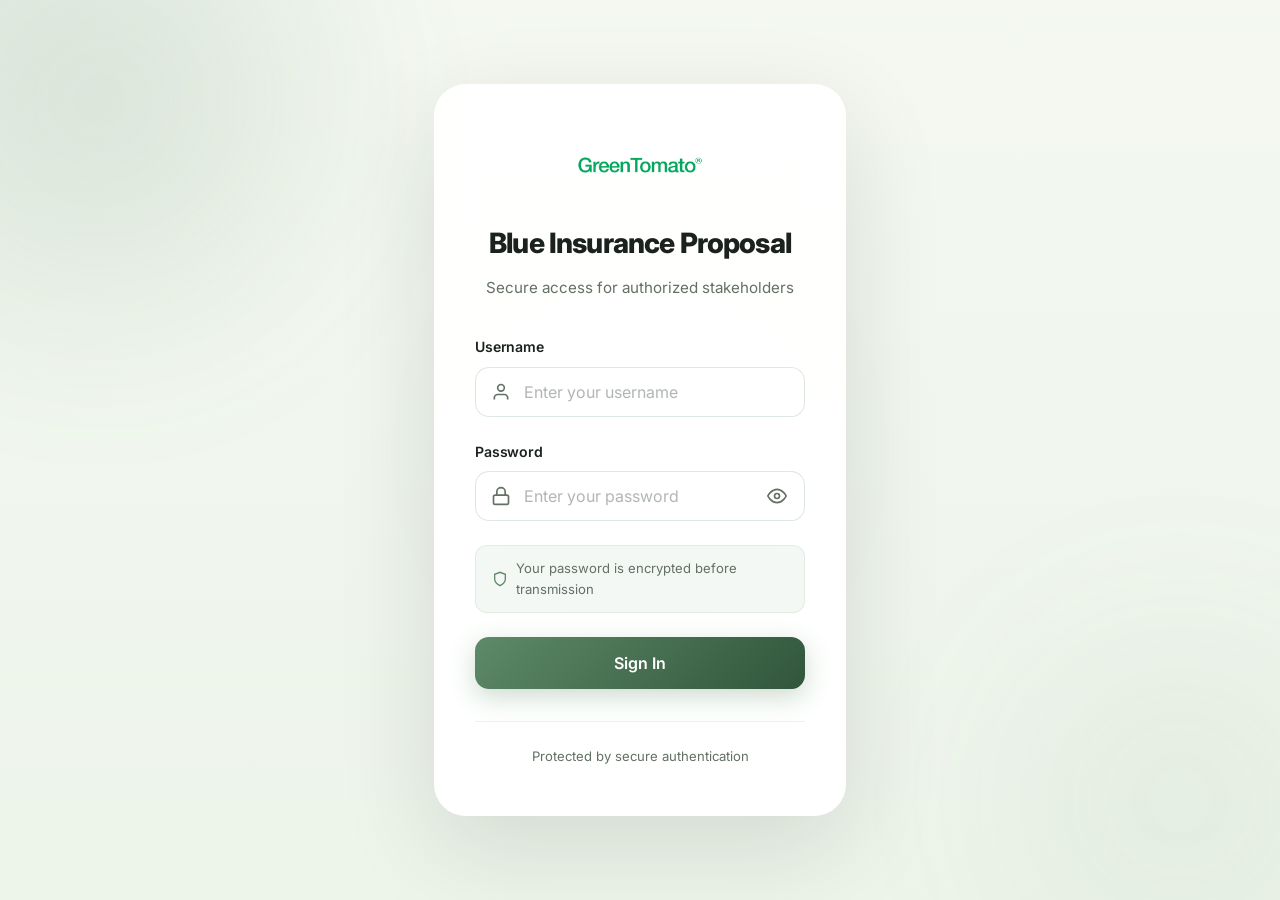
<file: index.html>
<!DOCTYPE html>
<html lang="en">
<head>
  <meta charset="UTF-8" />
  <meta name="viewport" content="width=device-width, initial-scale=1.0" />
  <title>Blue Insurance Digital Persona Proposal</title>
  <meta name="description" content="A strategy-led HTML proposal microsite for the Blue Insurance digital persona and social communication model." />
  <link rel="preconnect" href="https://fonts.googleapis.com" />
  <link rel="preconnect" href="https://fonts.gstatic.com" crossorigin />
  <link href="https://fonts.googleapis.com/css2?family=Inter:wght@400;500;600;700;800&display=swap" rel="stylesheet" />
  <link rel="stylesheet" href="./style.css" />
  <script src="./auth-check.js"></script>
</head>
<body>
  <div class="page-aura"></div>
  <div class="site-shell">
    <header class="topbar">
      <div class="brand-mark">
        <img src="./assets/gt-logo.png" alt="GreenTomato logo" class="brand-logo" />
      </div>
      <nav class="topnav">
        <a href="#opportunity">Opportunity</a>
        <a href="#market-research">Research</a>
        <a href="#statistics">Evidence</a>
        <a href="#personas">Personas</a>
        <a href="#delivery">Commercial Model</a>
        <a href="#why-gt">Why GT</a>
      </nav>
    </header>
    <main>
      <section class="hero reveal">
        <div class="hero-briefing">
          <div class="hero-heading-block">
            <div class="eyebrow">Strategic Proposal · Blue Insurance Digital Persona</div>
            <div class="proposal-kicker">Blue Insurance × GreenTomato</div>
            <h1>A more trusted, more desirable, and more socially credible way for Blue to show up.</h1>
            <p class="hero-copy">
              This proposal is designed to help Blue move beyond conventional insurance communication and build a digital persona system that feels culturally relevant, emotionally believable, and commercially valuable over time.
            </p>
          </div>

          <div class="hero-core-grid">
            <article class="hero-summary-card">
              <p>
                Insurance is important, but importance alone does not create attention, trust, or memorability on social platforms. Audiences do not build affinity with corporate messaging. They build affinity with people, rhythms, identities, and stories that feel recognisable in real life.
              </p>
              <p>
                The opportunity is not to create a gimmicky virtual influencer. It is to create a premium, trust-led digital persona that can help Blue enter social conversation in a more human, more elegant, and more commercially effective way.
              </p>
              <p>
                Done properly, this becomes more than content. It becomes a long-term communication asset, one that can attract attention, deepen brand relevance, and eventually evolve into a distinctive spokesperson system for Blue.
              </p>
            </article>
            <article class="hero-unlocks-card">
              <span class="benchmark-tag">What this proposal unlocks</span>
              <p class="hero-unlocks-intro">
                A clearer brand role, a stronger social identity, and a more credible path for Blue to build familiarity before asking for conversion.
              </p>
              <div class="hero-unlocks-grid">
                <div class="hero-unlock-item">
                  <h3>Strategic clarity</h3>
                  <p>A defined communication model, not just a content output plan.</p>
                </div>
                <div class="hero-unlock-item">
                  <h3>Lower execution risk</h3>
                  <p>Sharper thinking around trust, disclosure, compliance, and rollout timing.</p>
                </div>
                <div class="hero-unlock-item">
                  <h3>Higher brand desirability</h3>
                  <p>A social presence that feels contemporary, premium, and worth following.</p>
                </div>
              </div>
            </article>
          </div>

          <div class="hero-brief-grid">
            <article class="hero-brief-card">
              <span class="mini-label">Primary ambition</span>
              <h3>12 months</h3>
              <p>Build a durable social communication asset rather than a short-lived campaign device.</p>
            </article>
            <article class="hero-brief-card">
              <span class="mini-label">Platform focus</span>
              <h3>IG + Threads</h3>
              <p>Create a joined-up presence across visual storytelling and lighter social behaviour.</p>
            </article>
            <article class="hero-brief-card">
              <span class="mini-label">Strategic role</span>
              <h3>Trust first</h3>
              <p>Build relevance and audience connection before increasing commercial proximity.</p>
            </article>

            <article class="hero-brief-card">
              <span class="mini-label">Design language</span>
              <h3>GT-led</h3>
              <p>Clean editorial spacing, premium proposal structure, and a more composed strategic presentation.</p>
            </article>
          </div>
        </div>
      </section>

      <section class="section reveal">
        <div class="section-heading">
          <span class="section-index">01</span>
          <div>
            <h2>Market Context</h2>
            <p>The broader category still communicates in ways that often feel institutional and product-led, creating space for a brand like Blue to differentiate through identity, tone, and social relevance.</p>
          </div>
        </div>
        <div class="split-editorial">
          <div class="editorial-quote">
            <p>Hong Kong is a large, mature, and highly structured insurance market — yet much of the category still feels corporate, distant, and overly product-led on social platforms.</p>
          </div>
          <div class="editorial-copy">
            <p>
              Insurance brands often explain, reassure, or promote, but rarely create a social presence that audiences actively want to return to.
            </p>
            <p>
              That creates room for a brand like Blue to differentiate through identity, tone, and social relevance rather than information publishing alone.
            </p>
          </div>
        </div>
        <div class="context-data-grid">
          <article class="context-data-card">
            <span class="mini-label">Social Media Reach</span>
            <div class="data-value">6.24M</div>
            <p class="data-caption">Social media users in Hong Kong (Oct 2025)</p>
            <p class="data-source">DataReportal 2026</p>
          </article>
          <article class="context-data-card">
            <span class="mini-label">Platform Penetration</span>
            <div class="data-value">84.4%</div>
            <p class="data-caption">Of total population active on social platforms</p>
            <p class="data-source">DataReportal 2026</p>
          </article>
          <article class="context-data-card">
            <span class="mini-label">Instagram Users</span>
            <div class="data-value">4.05M</div>
            <p class="data-caption">Instagram users in Hong Kong (late 2025)</p>
            <p class="data-source">Meta Ads Tools / DataReportal 2026</p>
          </article>
          <article class="context-data-card">
            <span class="mini-label">Year-on-Year Growth</span>
            <div class="data-value">+12.5%</div>
            <p class="data-caption">Instagram user growth (2024–2025)</p>
            <p class="data-source">DataReportal 2026</p>
          </article>
        </div>
      </section>

      <section id="market-research" class="section reveal">
        <div class="section-heading">
          <span class="section-index">02</span>
          <div>
            <h2>Market Research</h2>
            <p>Market behaviour, audience expectations, and platform dynamics all point toward the same conclusion: trust is built more effectively through recognisable communication systems than through information-led brand messaging alone.</p>
          </div>
        </div>
        <div class="split-editorial">
          <div class="editorial-quote">
            <p>For Blue, the opportunity is not just to communicate insurance more clearly. It is to create a more ownable and more socially fluent expression of the brand.</p>
          </div>
          <div class="editorial-copy">
            <p>
              On social platforms, familiarity is often built through rhythm, identity, and emotionally legible behaviour rather than through product-first communication.
            </p>
            <p>
              This is why a persona-led model is strategically relevant: it creates a more human, more memorable, and more platform-native way for Blue to become part of adult life-planning conversations.
            </p>
          </div>
        </div>
        <div class="argument-grid research-grid">
          <article class="argument-card">
            <span class="mini-label">Market scale</span>
            <p>Hong Kong remains one of the region’s most significant insurance markets, with strong category maturity and a deeply established intermediary structure.</p>
          </article>
          <article class="argument-card">
            <span class="mini-label">Audience reality</span>
            <p>On social platforms, trust is built more naturally through recognisable personalities than through product-first brand broadcasting alone.</p>
          </article>
          <article class="argument-card">
            <span class="mini-label">Blue’s opportunity</span>
            <p>Blue has the digital credibility; the opportunity now is to translate that into a more socially ownable and culturally legible brand presence.</p>
          </article>
        </div>
        <div class="trust-data-grid">
          <article class="trust-data-card emphasis-trust-card">
            <span class="benchmark-tag">KOL Influence Data</span>
            <h3>50% of Asia-Pacific consumers make purchases based on KOL recommendations</h3>
            <p class="trust-source">Influenconnect 2025</p>
          </article>
          <article class="trust-data-card">
            <span class="mini-label">Singapore Market</span>
            <div class="data-value">72%</div>
            <p class="data-caption">Consumers made purchases based on influencer content</p>
            <p class="data-source">AnyMind / Goviral Global 2025</p>
          </article>
          <article class="trust-data-card">
            <span class="mini-label">Trust Opportunity</span>
            <div class="data-value">47%</div>
            <p class="data-caption">Consumers still place trust in influencer content — <strong>and quality financial content is severely under-supplied</strong></p>
            <p class="data-source">iCubesWire 2024</p>
          </article>
          <article class="trust-data-card case-study-card">
            <span class="mini-label">Financial Services Case</span>
            <h3>Trust Bank: 0 to 1M customers in 3 years via influencer strategy</h3>
            <p class="trust-source">Campaign Asia 2025</p>
          </article>
        </div>
      </section>

      <section id="opportunity" class="section reveal">
        <div class="section-heading">
          <span class="section-index">03</span>
          <div>
            <h2>Why This Opportunity Matters for Blue</h2>
            <p>As Hong Kong’s first digital life insurer, Blue is well positioned to express its brand in a way that feels more modern, more human, and more socially recognisable than traditional category players.</p>
          </div>
        </div>
        <div class="argument-grid">
          <article class="argument-card emphasis-card">
            <span class="mini-label">A more modern starting point</span>
            <h3>Blue already has the digital-first foundation. The opportunity now is to make that advantage more visible and more culturally legible.</h3>
          </article>
          <article class="argument-card">
            <p>
              The next step is not simply to publish more content. It is to express Blue’s modernity in a way audiences can actually feel, remember, and relate to.
            </p>
          </article>
          <article class="argument-card">
            <p>
              A stronger social identity would allow Blue to move from informative presence to recognisable presence — from a brand that posts, to a brand that people gradually form familiarity with.
            </p>
          </article>
        </div>
      </section>

      <section id="statistics" class="section reveal statistics-section premium-statistics">
        <div class="section-heading high-impact-heading">
          <span class="section-index">04</span>
          <div>
            <h2>Market Evidence</h2>
            <p>The recommendation is further supported by both the scale of the Hong Kong insurance market and Blue’s existing proof of digital traction and product maturity.</p>
          </div>
        </div>

        <div class="statistics-hero-grid upgraded-statistics-hero-grid">
          <article class="statistics-intro-card premium-card stat-lead-card editorial-stat-card">
            <span class="benchmark-tag">Lead Statement</span>
            <h3>Blue is operating inside a large, credible, highly structured insurance market — and already has public proof of digital demand.</h3>
            <p>
              The next opportunity is to convert that credibility into stronger social relevance, stronger familiarity, and a more ownable communication presence.
            </p>
          </article>
          <article class="statistics-proof-card premium-card strategic-rationale-card">
            <span class="benchmark-tag">Strategic Rationale</span>
            <p>
              The case for this proposal is supported by clear market scale, clear category structure, and clear signals that Blue already has digital business momentum.
            </p>
            <ul class="stats-bullets">
              <li>Hong Kong is a large and heavily intermediated insurance market.</li>
              <li>Blue already has public proof of online demand and product maturity.</li>
              <li>The next growth opportunity is to convert digital credibility into stronger social relevance, familiarity, and trust.</li>
            </ul>
          </article>
        </div>

        <div class="statistics-grid upgraded-statistics-grid">
          <article class="stat-card stat-card-xl premium-card featured-stat-card featured-market-card">
            <span class="mini-label">Hong Kong market</span>
            <div class="stat-value">HK$635.2B</div>
            <p class="stat-caption">Total gross premiums of the Hong Kong insurance industry in 2024.</p>
            <p class="stat-source">Insurance Authority, Hong Kong</p>
          </article>

          <article class="stat-card premium-card compact-stat-card">
            <span class="mini-label">Authorized insurers</span>
            <div class="stat-value">159</div>
            <p class="stat-caption">Authorized insurers in Hong Kong as at 30 September 2025.</p>
            <p class="stat-source">Insurance Authority, Hong Kong</p>
          </article>

          <article class="stat-card premium-card compact-stat-card">
            <span class="mini-label">Licensed intermediaries</span>
            <div class="stat-value">118K+</div>
            <p class="stat-caption">Licensed intermediaries across agency and broker channels in Hong Kong.</p>
            <p class="stat-source">Insurance Authority, Hong Kong</p>
          </article>

          <article class="stat-card premium-card featured-stat-card blue-highlight-card blue-momentum-card">
            <span class="mini-label">Blue milestone</span>
            <div class="stat-value">HK$1B</div>
            <p class="stat-caption">Cumulative new business premiums reached within Blue’s first three years.</p>
            <p class="stat-source">Blue News Centre</p>
          </article>

          <article class="stat-card premium-card compact-stat-card">
            <span class="mini-label">Sales growth</span>
            <div class="stat-value">+95%</div>
            <p class="stat-caption">Year-on-year growth in Blue policy sales for the first eight months of 2021.</p>
            <p class="stat-source">Blue News Centre</p>
          </article>
          <article class="stat-card premium-card compact-stat-card">
            <span class="mini-label">Product breadth</span>
            <div class="stat-value">15 <span class="stat-unit">/ 6</span></div>
            <p class="stat-caption">15 products across 6 categories already support a more layered communication strategy.</p>
            <p class="stat-source">Blue News Centre</p>
          </article>
        </div>

        <div class="statistics-editorial-grid upgraded-statistics-editorial-grid">
          <article class="editorial-copy premium-card what-data-suggests-card">
            <span class="benchmark-tag">What the data suggests</span>
            <p>
              These signals suggest that Blue already has proof of demand and a credible digital foundation. The strategic task now is to make that foundation more visible and more resonant within social environments.
            </p>
          </article>
          <article class="editorial-quote premium-card statistics-quote-card elevated-quote-card">
            <p>In a crowded and heavily intermediated market, social communication should not only explain products — it should reduce emotional distance, increase familiarity, and make the brand easier to choose.</p>
          </article>
        </div>

        <div class="data-notes premium-card refined-reference-note">
          <span class="benchmark-tag">Reference</span>
          <p class="reference-line">Reference sources include the Insurance Authority’s Hong Kong market statistics, Blue’s public business update released for its third anniversary, and Blue’s FY2024 financial statement.</p>
        </div>
      </section>

      <section id="audience" class="section reveal section-break">
        <div class="section-heading strong-break">
          <span class="section-index">05</span>
          <div>
            <h2>Audience Reframing</h2>
            <p>The opportunity is not with Gen Z-first trend culture, but with modern 35+ adults navigating life planning, future security, and long-term responsibility.</p>
          </div>
        </div>
        <div class="reframing-highlight">
          <div class="reframing-main">35+ is not a limitation. It is the clearest social and commercial opportunity.</div>
          <div class="tag-row large-tags">
            <span>35+ modern adults</span>
            <span>life-stage relevance</span>
            <span>planning mindset</span>
            <span>trust-sensitive audience</span>
            <span>Instagram + Threads behaviour</span>
          </div>
        </div>
      </section>

      <section class="section reveal">
        <div class="section-heading">
          <span class="section-index">06</span>
          <div>
            <h2>Strategic Answer</h2>
            <p>A trust-led digital persona system offers Blue a more natural way to build familiarity, strengthen relevance, and create a more ownable long-term social presence.</p>
          </div>
        </div>
        <div class="strategic-message-card premium-message">
          <p>
            Rather than relying only on direct brand messaging, a persona-led approach allows Blue to enter social environments through a more human and more culturally resonant format.
          </p>
          <p>
            Done properly, this becomes more than a content tactic. It becomes a long-term communication asset — one that can attract attention, deepen relevance, and support a more distinctive spokesperson system for Blue.
          </p>
        </div>
      </section>

      <section class="section reveal">
        <div class="section-heading">
          <span class="section-index">07</span>
          <div>
            <h2>Key Considerations</h2>
            <p>For this model to succeed, it must feel credible, brand-appropriate, and socially fluent, while remaining disciplined enough to support trust over time.</p>
          </div>
        </div>
        <div class="methodology-grid">
          <article class="pillar-card premium-card">
            <span class="mini-label">Credibility</span>
            <p>The strongest version of this model is emotionally believable rather than overly artificial.</p>
          </article>
          <article class="pillar-card premium-card">
            <span class="mini-label">Brand appropriateness</span>
            <p>The communication system should build lifestyle trust and platform familiarity first, with discipline around when and how direct product proximity is introduced.</p>
          </article>
          <article class="pillar-card premium-card">
            <span class="mini-label">Cultural fit</span>
            <p>The persona should feel quietly aspirational and socially coherent, not gimmicky or theatrical.</p>
          </article>
          <article class="pillar-card premium-card">
            <span class="mini-label">Success measurement</span>
            <p>Success should be understood through recognition, response quality, saves, shares, sentiment, and growing brand relevance — not follower count alone.</p>
          </article>
        </div>
      </section>

      <section id="benchmark" class="section reveal">
        <div class="section-heading">
          <span class="section-index">08</span>
          <div>
            <h2>Benchmark Signals</h2>
            <p>The social landscape already shows that planning, money, and future-minded topics can be communicated in ways that feel more engaging, more human, and more culturally native than traditional category advertising.</p>
          </div>
        </div>

        <div class="benchmark-grid curated-grid">
          <article class="benchmark-card premium-benchmark">
            <div class="benchmark-image-slot">
              <img src="./assets/benchmark-your.richbff.png" alt="Vivian Tu benchmark reference" class="benchmark-image" />
            </div>
            <div class="benchmark-body">
              <span class="benchmark-tag">Benchmark 01</span>
              <h3>Vivian Tu</h3>
              <p class="handle">@your.richbff</p>
              <a href="https://www.instagram.com/your.richbff/" class="benchmark-link" target="_blank" rel="noreferrer">Visit Instagram ↗</a>
              <p class="benchmark-summary">Money topics made accessible, sharp, and socially native.</p>
              <p>
                This reference shows how financial topics can feel culturally relevant, confident, and highly legible on social without becoming stiff or overly institutional.
              </p>
            </div>
          </article>

          <article class="benchmark-card premium-benchmark">
            <div class="benchmark-image-slot">
              <img src="./assets/benchmark-herfirst100k.png" alt="Tori Dunlap benchmark reference" class="benchmark-image" />
            </div>
            <div class="benchmark-body">
              <span class="benchmark-tag">Benchmark 02</span>
              <h3>Tori Dunlap</h3>
              <p class="handle">@herfirst100k</p>
              <a href="https://www.instagram.com/herfirst100k/" class="benchmark-link" target="_blank" rel="noreferrer">Visit Instagram ↗</a>
              <p class="benchmark-summary">Planning framed around confidence, self-direction, and long-term security.</p>
              <p>
                This reference demonstrates how future-minded financial communication can be expressed through empowerment, maturity, and a strong sense of personal direction.
              </p>
            </div>
          </article>
          <article class="benchmark-card premium-benchmark">
            <div class="benchmark-image-slot">
              <img src="./assets/benchmark-moneywithkatie.png" alt="Money with Katie benchmark reference" class="benchmark-image" />
            </div>
            <div class="benchmark-body">
              <span class="benchmark-tag">Benchmark 03</span>
              <h3>Money with Katie</h3>
              <p class="handle">@moneywithkatie</p>
              <a href="https://www.instagram.com/moneywithkatie/" class="benchmark-link" target="_blank" rel="noreferrer">Visit Instagram ↗</a>
              <p class="benchmark-summary">Analytical finance content presented in a way that still feels modern, premium, and platform-appropriate.</p>
              <p>
                This reference shows that rational, intelligent, education-led finance content can still feel culturally relevant and socially compelling.
              </p>
            </div>
          </article>
        </div>
      </section>

      <section id="personas" class="section reveal focal-section">
        <div class="section-heading">
          <span class="section-index">09</span>
          <div>
            <h2>Persona Directions</h2>
            <p>The strongest routes are not built around spectacle, but around believable women whose lifestyles, priorities, and tone make planning and protection feel more natural and more relevant.</p>
          </div>
        </div>

        <div class="persona-tabs">
          <button class="persona-tab-btn active" data-persona="carmen">
            <span class="persona-tab-name">Carmen Lau</span>
            <span class="persona-tab-role">Senior HR Director</span>
          </button>
          <button class="persona-tab-btn" data-persona="vanessa">
            <span class="persona-tab-name">Vanessa Leung</span>
            <span class="persona-tab-role">Brand Consultant</span>
            <span class="persona-tab-badge">Recommended</span>
          </button>
          <button class="persona-tab-btn" data-persona="michelle">
            <span class="persona-tab-name">Michelle Wong</span>
            <span class="persona-tab-role">School Principal</span>
          </button>
        </div>

        <div class="persona-panels">
          <!-- Carmen Panel -->
          <div class="persona-panel active" id="carmen">
            <div class="persona-panel-grid">
              <div class="persona-panel-image">
                <img src="./assets/persona-Carmen.jpeg" alt="Carmen Lau persona portrait" class="persona-image" />
              </div>
              <div class="persona-panel-content">
                <div class="persona-panel-header">
                  <div>
                    <span class="persona-label">Persona 01</span>
                    <h3>Carmen Lau</h3>
                  </div>
                  <p class="persona-feel">Grounded / Reassuring / Family-adjacent maturity</p>
                </div>
                <div class="persona-detail-grid">
                  <div class="persona-detail-item">
                    <span>Age</span>
                    <strong>39</strong>
                  </div>
                  <div class="persona-detail-item">
                    <span>Role</span>
                    <strong>Senior HR Director</strong>
                  </div>
                  <div class="persona-detail-item full-width">
                    <span>Positioning</span>
                    <strong>A calm, reliable woman whose content world makes protection and planning feel like natural extensions of a well-managed life.</strong>
                  </div>
                  <div class="persona-detail-item full-width">
                    <span>Why she fits Blue</span>
                    <strong>She gives Blue a credible route into family responsibility, planning maturity, and long-term security.</strong>
                  </div>
                </div>
                <div class="persona-posts">
                  <h4>What she would post</h4>
                  <ul>
                    <li>Work-life balance and thoughtful routines</li>
                    <li>Family-stage reflections and responsible planning</li>
                    <li>Everyday decisions that signal calm maturity</li>
                  </ul>
                </div>
              </div>
            </div>
          </div>

          <!-- Vanessa Panel -->
          <div class="persona-panel" id="vanessa">
            <div class="persona-panel-grid">
              <div class="persona-panel-image">
                <img src="./assets/persona-Vanessa.png" alt="Vanessa Leung persona portrait" class="persona-image" />
              </div>
              <div class="persona-panel-content">
                <div class="persona-panel-header">
                  <div>
                    <span class="persona-label">Persona 02</span>
                    <h3>Vanessa Leung</h3>
                  </div>
                  <p class="persona-feel">Refined / Modern / Independent / Quietly aspirational</p>
                </div>
                <div class="persona-detail-grid">
                  <div class="persona-detail-item">
                    <span>Age</span>
                    <strong>37</strong>
                  </div>
                  <div class="persona-detail-item">
                    <span>Role</span>
                    <strong>Independent Brand Consultant</strong>
                  </div>
                  <div class="persona-detail-item full-width">
                    <span>Positioning</span>
                    <strong>A composed, self-directed, future-minded woman whose confidence feels contemporary, intelligent, and socially credible.</strong>
                  </div>
                  <div class="persona-detail-item full-width">
                    <span>Why she fits Blue</span>
                    <strong>She creates the strongest bridge between adult confidence, social aspiration, and long-term life planning.</strong>
                  </div>
                </div>
                <div class="persona-posts">
                  <h4>What she would post</h4>
                  <ul>
                    <li>Quiet discipline, self-security, and personal standards</li>
                    <li>Modern routines, confidence, and future-minded choices</li>
                    <li>Elegant reflections on planning, stability, and independence</li>
                  </ul>
                </div>
              </div>
            </div>
          </div>

          <!-- Michelle Panel -->
          <div class="persona-panel" id="michelle">
            <div class="persona-panel-grid">
              <div class="persona-panel-image">
                <img src="./assets/persona-Michelle.png" alt="Michelle Wong persona portrait" class="persona-image" />
              </div>
              <div class="persona-panel-content">
                <div class="persona-panel-header">
                  <div>
                    <span class="persona-label">Persona 03</span>
                    <h3>Michelle Wong</h3>
                  </div>
                  <p class="persona-feel">Thoughtful / Credible / Mentor-like / Advisory</p>
                </div>
                <div class="persona-detail-grid">
                  <div class="persona-detail-item">
                    <span>Age</span>
                    <strong>36</strong>
                  </div>
                  <div class="persona-detail-item">
                    <span>Role</span>
                    <strong>Secondary School Principal</strong>
                  </div>
                  <div class="persona-detail-item full-width">
                    <span>Positioning</span>
                    <strong>A more reflective and advisory presence that helps Blue feel credible, mature, and planning-oriented without becoming too formal.</strong>
                  </div>
                  <div class="persona-detail-item full-width">
                    <span>Why she fits Blue</span>
                    <strong>She supports a more trusted and thoughtful route into long-range planning, stability, and future readiness.</strong>
                  </div>
                </div>
                <div class="persona-posts">
                  <h4>What she would post</h4>
                  <ul>
                    <li>Thoughtful reflections on responsibility and future readiness</li>
                    <li>Life-stage planning and long-term perspective</li>
                    <li>Calm, credible guidance framed through lived experience</li>
                  </ul>
                </div>
              </div>
            </div>
          </div>
        </div>
      </section>

      <section class="section reveal social-preview-section">
        <div class="section-heading">
          <span class="section-index">10</span>
          <div>
            <h2>How the account could start to look on Instagram</h2>
            <p>These directional mockups are designed to help Blue visualise the tone, pace, and social presence of the account. The point is not the exact post design, but the feeling of a presence that already has a recognisable point of view.</p>
          </div>
        </div>

        <div class="social-preview-grid">
          <div class="social-preview-left">
            <div class="ig-mockups">
              <article class="ig-card">
                <div class="ig-card__top">
                  <div class="ig-card__profile">
                    <img src="./assets/persona-Carmen.jpeg" alt="Carmen account preview" class="ig-card__avatar" />
                    <div>
                      <strong>carmen.hk</strong>
                      <span>Sponsored by calm routines</span>
                    </div>
                  </div>
                  <div class="ig-card__menu">•••</div>
                </div>

                <div class="ig-card__image-wrap">
                  <img src="./assets/persona-Carmen.jpeg" alt="Carmen Instagram mockup" class="ig-card__image" />
                </div>
                <div class="ig-card__meta">♡ ○ ↗ ⌑</div>
                <div class="ig-card__caption">
                  <p><strong>carmen.hk</strong> There is a certain kind of confidence that comes from planning early, not panicking late.</p>
                  <span>2,184 likes · 41 comments</span>
                </div>
              </article>

              <article class="ig-card">
                <div class="ig-card__top">
                  <div class="ig-card__profile">
                    <img src="./assets/persona-Vanessa.png" alt="Vanessa account preview" class="ig-card__avatar" />
                    <div>
                      <strong>vanessa.notes</strong>
                      <span>Well-travelled, self-assured, and future-prepared</span>
                    </div>
                  </div>
                  <div class="ig-card__menu">•••</div>
                </div>

                <div class="ig-card__image-wrap">
                  <img src="./assets/Vanessa-mockup.jpeg" alt="Vanessa Instagram mockup" class="ig-card__image" />
                </div>

                <div class="ig-card__meta">♡ ○ ↗ ⌑</div>

                <div class="ig-card__caption">
                  <p><strong>vanessa.notes</strong> The more life you see, the more you realise that peace of mind is built early — through clear judgement, quiet preparation, and long-term thinking.</p>
                  <span>1,672 likes · 29 comments</span>
                </div>
              </article>
            </div>
          </div>

          <div class="social-preview-right">
            <article class="preview-profile-card premium-card">
              <div class="preview-profile-card__header">
                <img src="./assets/persona-Vanessa.png" alt="Vanessa profile preview" class="preview-profile-card__avatar" />
                <div>
                  <h3>Vanessa profile preview</h3>
                  <p>Well-travelled. Self-assured. Future-prepared.</p>
                </div>
              </div>

              <div class="preview-stats">
                <div>
                  <strong>37</strong>
                  <span>Age</span>
                </div>
                <div>
                  <strong>Consultant</strong>
                  <span>Career role</span>
                </div>
                <div>
                  <strong>Independent</strong>
                  <span>Life stage</span>
                </div>
              </div>
            </article>
            <article class="preview-why-card premium-card">
              <span class="mini-label">Why she works</span>
              <h3>A woman whose life makes planning feel worldly, deliberate, and quietly prepared.</h3>
              <p>
                Vanessa represents a more contemporary and socially credible route into confidence, long-term judgement, and the kind of calm preparedness that feels aspirational rather than performative.
              </p>
              <ul>
                <li>Feels globally aware, composed, and highly platform-appropriate</li>
                <li>Creates a stronger bridge between aspiration and adult responsibility</li>
                <li>Helps Blue feel more modern, more credible, and more relevant over time</li>
              </ul>
            </article>
          </div>
        </div>
      </section>

      <section class="section reveal content-world-section">
        <div class="section-heading high-impact-heading">
          <span class="section-index">11</span>
          <div>
            <h2>Content World</h2>
            <p>What she would usually post should feel like a fully formed social world — one that builds familiarity through routine, perspective, emotional composure, and low-pressure relevance.</p>
          </div>
        </div>

        <div class="content-world-top">
          <article class="content-world-intro premium-card">
            <span class="benchmark-tag">Content World</span>
            <h3>A persona people return to because her life feels coherent, aspirational, and recognisable.</h3>
            <p>
              The account should not feel like a campaign device pretending to be a woman. It should feel like a believable woman whose lifestyle, mindset, and routines naturally create space for planning, confidence, and protection to become relevant over time.
            </p>
          </article>

          <article class="content-world-principle premium-card">
            <span class="benchmark-tag">Editorial principle</span>
            <p>
              The role of content is not to explain products directly. It is to make maturity, calm, and future-readiness feel desirable — so that financial planning later feels like a natural extension of her worldview.
            </p>
          </article>
        </div>

        <div class="content-world-grid">
          <article class="pillar-card premium-card">
            <span class="mini-label">Pillar 01</span>
            <h3>Routines and rhythm</h3>
            <p>Morning structures, work cadence, travel rhythm, and everyday choices that make her life feel real and repeatable.</p>
          </article>
          <article class="pillar-card premium-card">
            <span class="mini-label">Pillar 02</span>
            <h3>Planning and perspective</h3>
            <p>Thoughtful reflections on priorities, future choices, emotional discipline, and what it means to live with clarity.</p>
          </article>
          <article class="pillar-card premium-card">
            <span class="mini-label">Pillar 03</span>
            <h3>Confidence and self-management</h3>
            <p>Content that frames preparation, boundaries, and stability as strengths rather than constraints.</p>
          </article>
          <article class="pillar-card premium-card">
            <span class="mini-label">Pillar 04</span>
            <h3>Life-stage relevance</h3>
            <p>Adult realities around independence, family, responsibility, and continuity — expressed with maturity, not heaviness.</p>
          </article>
          <article class="pillar-card premium-card">
            <span class="mini-label">Pillar 05</span>
            <h3>Soft financial relevance</h3>
            <p>Savings, protection, and future planning introduced naturally through perspective, not direct selling.</p>
          </article>
          <article class="pillar-card premium-card">
            <span class="mini-label">Guardrail</span>
            <h3>Never become overly salesy</h3>
            <p>Blue should remain visible through worldview and relevance — not through aggressive product pushing or hard conversion pressure.</p>
          </article>
        </div>
      </section>

      <section class="section reveal rollout-strategy-section">
        <div class="section-heading high-impact-heading">
          <span class="section-index">12</span>
          <div>
            <h2>12-Month Rollout Strategy</h2>
            <p>A phased annual structure that builds attraction, familiarity, relevance, and stronger long-term brand value over time.</p>
          </div>
        </div>

        <div class="rollout-overview-card premium-card">
          <span class="benchmark-tag">Strategic Rollout Logic</span>
          <h3>A staged model designed to move from attention and audience attachment into stronger Blue relevance and long-term communication equity.</h3>
        </div>

        <div class="rollout-timeline premium-card">
          <div class="rollout-timeline__months">
            <span>Month 1</span>
            <span>Month 2</span>
            <span>Month 3</span>
            <span>Month 4</span>
            <span>Month 5</span>
            <span>Month 6</span>
            <span>Month 7</span>
            <span>Month 8</span>
            <span>Month 9</span>
            <span>Month 10</span>
            <span>Month 11</span>
            <span>Month 12</span>
          </div>

          <div class="rollout-track">
            <div class="rollout-track__label">Stage 01</div>
            <div class="rollout-bar rollout-bar--stage1" style="grid-column: 1 / span 3;">
              <strong>Attract</strong>
              <span>Months 1–3</span>
            </div>
          </div>

          <div class="rollout-track">
            <div class="rollout-track__label">Stage 02</div>
            <div class="rollout-bar rollout-bar--stage2" style="grid-column: 4 / span 3;">
              <strong>Bond</strong>
              <span>Months 4–6</span>
            </div>
          </div>
          <div class="rollout-track">
            <div class="rollout-track__label">Stage 03</div>
            <div class="rollout-bar rollout-bar--stage3" style="grid-column: 7 / span 3;">
              <strong>Introduce Blue</strong>
              <span>Months 7–9</span>
            </div>
          </div>

          <div class="rollout-track">
            <div class="rollout-track__label">Stage 04</div>
            <div class="rollout-bar rollout-bar--stage4" style="grid-column: 10 / span 3;">
              <strong>Convert to Brand Asset</strong>
              <span>Months 10–12</span>
            </div>
          </div>
        </div>

        <div class="rollout-cards-grid">
          <article class="rollout-card premium-card">
            <span class="roadmap-phase">Months 1–3</span>
            <h3>Attract</h3>
            <p>Establish visual identity, tone of voice, repeatable content behaviour, and the first layer of audience recognition.</p>
            <ul>
              <li>Define persona voice and social logic</li>
              <li>Launch with a premium, coherent aesthetic</li>
              <li>Build early audience attachment and memorability</li>
            </ul>
          </article>

          <article class="rollout-card premium-card">
            <span class="roadmap-phase">Months 4–6</span>
            <h3>Bond</h3>
            <p>Strengthen familiarity and repeatable audience return through deeper storytelling and more consistent social rhythm.</p>
            <ul>
              <li>Sharpen high-performing content formats</li>
              <li>Increase recognition across Instagram and Threads</li>
              <li>Deepen emotional legitimacy and relevance</li>
            </ul>
          </article>

          <article class="rollout-card premium-card">
            <span class="roadmap-phase">Months 7–9</span>
            <h3>Introduce Blue</h3>
            <p>Begin connecting the persona more clearly to planning, protection, and future stability in a socially natural way.</p>
            <ul>
              <li>Translate financial themes into life-stage narratives</li>
              <li>Increase usefulness without losing elegance</li>
              <li>Test calibrated brand proximity</li>
            </ul>
          </article>

          <article class="rollout-card premium-card">
            <span class="roadmap-phase">Months 10–12</span>
            <h3>Convert to Brand Asset</h3>
            <p>Strengthen Blue association, long-term recognition, and the foundations for a more visible spokesperson role.</p>
            <ul>
              <li>Reinforce memorability and trust</li>
              <li>Expand reach with strategic support</li>
              <li>Prepare the model for scale and optimisation</li>
            </ul>
          </article>
        </div>
      </section>

      <section class="section reveal timeline-section">
        <div class="section-heading high-impact-heading">
          <span class="section-index">13</span>
          <div>
            <h2>Project Timeline</h2>
            <p>A clear roadmap from persona selection through launch and into the 12-month strategic rollout.</p>
          </div>
        </div>

        <div class="timeline-overview-card premium-card">
          <span class="benchmark-tag">Implementation Phases</span>
          <h3>From alignment to launch in 8-10 weeks, then into sustained growth.</h3>
        </div>

        <!-- Phase 1: Launch -->
        <div class="timeline-phase-header">
          <span class="timeline-phase-label">Phase 1</span>
          <h3>Launch Phase</h3>
          <p>From persona finalization to soft launch — establishing the foundation.</p>
        </div>

        <div class="timeline-grid launch-timeline">
          <article class="timeline-card premium-card">
            <span class="timeline-phase">Week 1-2</span>
            <h3>Persona Finalization</h3>
            <ul class="timeline-list">
              <li>Confirm lead persona direction</li>
              <li>Align on tone, visual language, and behavioural guidelines</li>
              <li>Define disclosure and compliance framework</li>
              <li>Final approval from stakeholders</li>
            </ul>
          </article>

          <article class="timeline-card premium-card">
            <span class="timeline-phase">Week 3-5</span>
            <h3>Content Development</h3>
            <ul class="timeline-list">
              <li>Develop first 15-20 posts (visual + copy)</li>
              <li>Establish content pillars and recurring formats</li>
              <li>Create brand integration guidelines</li>
              <li>Internal review and iteration</li>
            </ul>
          </article>

          <article class="timeline-card premium-card">
            <span class="timeline-phase">Week 6-7</span>
            <h3>Account Setup & Compliance</h3>
            <ul class="timeline-list">
              <li>Set up Instagram and Threads accounts</li>
              <li>Legal and compliance review of initial content batch</li>
              <li>Final approval on publishing calendar</li>
              <li>Prepare community management protocols</li>
            </ul>
          </article>

          <article class="timeline-card premium-card">
            <span class="timeline-phase">Week 8-10</span>
            <h3>Soft Launch</h3>
            <ul class="timeline-list">
              <li>Begin publishing (3-5 posts per week)</li>
              <li>Monitor audience response and engagement quality</li>
              <li>Weekly optimisation based on performance data</li>
              <li>Prepare Month 2-3 content pipeline</li>
            </ul>
          </article>
        </div>

        <!-- Phase 2: Growth -->
        <div class="timeline-phase-header growth-phase-header">
          <span class="timeline-phase-label">Phase 2</span>
          <h3>12-Month Growth Rollout</h3>
          <p>Building familiarity, relevance, and long-term brand value over time.</p>
        </div>

        <div class="timeline-grid growth-timeline">
          <article class="timeline-card premium-card">
            <span class="timeline-phase">Month 4-6</span>
            <h3>Bond & Deepen</h3>
            <ul class="timeline-list">
              <li>Sharpen high-performing content formats</li>
              <li>Increase recognition across Instagram and Threads</li>
              <li>Deepen emotional legitimacy and relevance</li>
              <li>First brand proximity tests (subtle Blue integration)</li>
            </ul>
          </article>

          <article class="timeline-card premium-card">
            <span class="timeline-phase">Month 7-9</span>
            <h3>Introduce Blue</h3>
            <ul class="timeline-list">
              <li>Connect persona to planning and protection themes</li>
              <li>Translate financial topics into life-stage narratives</li>
              <li>Increase usefulness without losing elegance</li>
              <li>Test calibrated brand proximity</li>
            </ul>
          </article>

          <article class="timeline-card premium-card featured-timeline-card">
            <span class="timeline-phase">Month 10-12</span>
            <h3>Convert to Brand Asset</h3>
            <ul class="timeline-list">
              <li>Strengthen Blue association and long-term recognition</li>
              <li>Prepare spokesperson evolution</li>
              <li>Expand reach with strategic support</li>
              <li>Year 2 planning and optimisation</li>
            </ul>
          </article>
        </div>

        <div class="timeline-note-card premium-card">
          <span class="mini-label">Note</span>
          <p>Timeline assumes standard approval cycles and may be adjusted based on compliance review speed, stakeholder availability, and audience response patterns.</p>
        </div>
      </section>

      <section class="section reveal what-you-receive-section">
        <div class="section-heading high-impact-heading">
          <span class="section-index">14</span>
          <div>
            <h2>What You Receive</h2>
            <p>A complete strategic foundation for Blue’s digital persona system — including persona architecture, platform logic, content direction, brand integration thinking, and phased rollout planning.</p>
          </div>
        </div>

        <div class="deliverables-hero-card premium-card">
          <span class="benchmark-tag">Strategic Deliverables</span>
          <h3>A focused set of strategic outputs designed to make the persona system clear, governable, and commercially usable.</h3>
        </div>
        <div class="deliverables-card-grid">
          <article class="deliverable-tile premium-card">
            <span class="deliverable-number">01</span>
            <h3>Persona Construction Deck</h3>
            <p>Defines the lead persona’s identity, tone, strategic positioning, life-stage logic, and communication role.</p>
            <span class="deliverable-chip">Strategy Deck</span>
          </article>

          <article class="deliverable-tile premium-card">
            <span class="deliverable-number">02</span>
            <h3>Content World Development</h3>
            <p>Outlines recurring themes, pillar logic, and narrative territories that make the account coherent and sustainable.</p>
            <span class="deliverable-chip">Content Strategy</span>
          </article>
          <article class="deliverable-tile premium-card">
            <span class="deliverable-number">03</span>
            <h3>Platform Logic Deck</h3>
            <p>Clarifies how Instagram and Threads should work differently while contributing to one connected communication system.</p>
            <span class="deliverable-chip">Platform Strategy</span>
          </article>

          <article class="deliverable-tile premium-card">
            <span class="deliverable-number">04</span>
            <h3>Brand Integration Logic</h3>
            <p>Shows how the persona world can connect naturally to Blue’s savings, protection, and planning conversations over time.</p>
            <span class="deliverable-chip">Brand Framework</span>
          </article>
          <article class="deliverable-tile premium-card">
            <span class="deliverable-number">05</span>
            <h3>Reference Direction Deck</h3>
            <p>Establishes the intended visual language, tone, and behavioural direction for the account.</p>
            <span class="deliverable-chip">Reference System</span>
          </article>

          <article class="deliverable-tile premium-card">
            <span class="deliverable-number">06</span>
            <h3>Account System Planning</h3>
            <p>Defines naming logic, account architecture, publishing rhythm, and the overall launch structure.</p>
            <span class="deliverable-chip">Launch Planning</span>
          </article>

          <article class="deliverable-tile premium-card">
            <span class="deliverable-number">07</span>
            <h3>Governance Framework</h3>
            <p>Defines disclosure logic, content guardrails, escalation paths, and compliance-aware operating principles.</p>
            <span class="deliverable-chip">Governance</span>
          </article>

          <article class="deliverable-tile premium-card">
            <span class="deliverable-number">08</span>
            <h3>Phased Annual Strategy Deck</h3>
            <p>Maps how the persona system should develop across the year, from identity-building to stronger trust and commercial readiness.</p>
            <span class="deliverable-chip">12-Month Roadmap</span>
          </article>
        </div>
      </section>

      <section id="delivery" class="section reveal premium-delivery">
        <div class="section-heading high-impact-heading">
          <span class="section-index">15</span>
          <div>
            <h2>Commercial Model</h2>
            <p>This engagement should be understood as an investment in a new communication asset for Blue — not only a monthly content output.</p>
          </div>
        </div>

        <div class="commercial-intro-grid">
          <article class="commercial-intro-card premium-card">
            <span class="benchmark-tag">Commercial framing</span>
            <h3>This is a communication system investment, not just a content package.</h3>
            <p>
              The value of the engagement lies in the combined system: strategy, persona architecture, content direction, publishing rhythm, governance logic, and the long-term development of a brand-owned social identity.
            </p>
          </article>
          <article class="commercial-intro-card premium-card commercial-note-card">
            <span class="benchmark-tag">Commercial clarity</span>
            <p>
              More ambitious growth outcomes may require additional enablement such as media support, creator collaboration, PR, launch amplification, or broader production scope.
            </p>
          </article>
        </div>

        <div class="commercial-model-grid">
          <article class="commercial-card option-card">
            <div class="commercial-card__topline">Option 01</div>
            <h3>Strategy + Launch</h3>
            <div class="commercial-price">Custom scope</div>
            <p class="commercial-subline">Best for validating the model, building the persona system, and preparing launch-ready assets.</p>
            <ul class="commercial-list">
              <li>Persona strategy and positioning</li>
              <li>Content world and platform logic</li>
              <li>Visual and voice direction</li>
              <li>Initial rollout framework</li>
            </ul>
            <p class="commercial-footnote">Suitable if Blue prefers to stage investment before moving into a full-year program.</p>
          </article>

          <article class="commercial-card recommended-commercial-card">
            <div class="commercial-recommended-badge">Recommended</div>
            <div class="commercial-card__topline">Core recommendation</div>
            <h3>Growth Retainer</h3>
            <div class="commercial-price">HKD 150,000</div>
            <p class="commercial-price-meta">HKD 12,500 / month · 12-month engagement</p>
            <p class="commercial-subline">A 12-month strategic and execution framework designed to build the persona into a consistent, governed, and commercially meaningful brand asset.</p>
            <ul class="commercial-list">
              <li>Monthly content planning and calendar management</li>
              <li>3 to 5 Reels and 4 to 5 image posts per month</li>
              <li>Copywriting, caption direction, and publishing support</li>
              <li>Ongoing account maintenance and community management</li>
              <li>Monthly analytics, reporting, and optimisation</li>
            </ul>
            <p class="commercial-footnote">Media, paid promotion, production, KOL/collaboration, and PR support are not included unless separately scoped.</p>
          </article>

          <article class="commercial-card option-card">
            <div class="commercial-card__topline">Option 03</div>
            <h3>Full Brand IP Build</h3>
            <div class="commercial-price">Expanded scope</div>
            <p class="commercial-subline">For Blue if the ambition includes stronger launch support, deeper content worlds, and faster growth acceleration.</p>
            <ul class="commercial-list">
              <li>Broader always-on output and rollout support</li>
              <li>Paid / seeding / collaboration integration</li>
              <li>Stronger production system and seasonal campaigns</li>
              <li>Expanded governance and performance workstreams</li>
            </ul>
            <p class="commercial-footnote">Recommended if aggressive growth targets are to be treated as serious performance goals rather than directional ambition.</p>
          </article>
        </div>

        <div class="delivery-submodule delivery-governance-block">
          <div class="delivery-submodule-header">
            <div>
              <span class="mini-label">Governance and Compliance</span>
              <h3>A credible creative model needs a credible operating model behind it.</h3>
              <p>For Blue, the proposal should be as much about control and governance as it is about content. The stronger the framework, the easier it becomes to move with confidence.</p>
            </div>
            <article class="governance-principle-card premium-card">
              <span class="mini-label">Governance principle</span>
              <p>The system should make trend participation possible where appropriate, while protecting Blue from regulatory overreach or audience mistrust.</p>
            </article>
          </div>

          <div class="governance-stack">
            <article class="governance-item premium-card">
              <h4>Disclosure and trust architecture</h4>
              <p>The relationship between the persona and Blue should be managed intentionally, with a disclosure path that protects legitimacy and avoids audience backlash.</p>
            </article>
            <article class="governance-item premium-card">
              <h4>Content guardrails and compliance review</h4>
              <p>Define what can be discussed in each rollout phase, what language territories are approved, and what themes must be escalated for legal or compliance review.</p>
            </article>

            <article class="governance-item premium-card">
              <h4>Approval model and escalation path</h4>
              <p>Set service levels for standard content versus reactive content, and identify the final decision-maker for sensitive issues or audience concern.</p>
            </article>
          </div>
        </div>

        <div class="delivery-submodule delivery-measurement-block">
          <div class="delivery-submodule-header">
            <div>
              <span class="mini-label">Measurement</span>
              <h3>Success should be measured as audience quality, trust, and brand relevance, not only followers.</h3>
              <p>Follower targets are useful as directional ambition, but they are not enough on their own. The model should be judged by whether it creates meaningful audience attachment and stronger commercial readiness for Blue.</p>
            </div>
            <article class="measurement-recommendation-card premium-card">
              <span class="mini-label">Recommendation</span>
              <p>Present follower growth as scenario-dependent, with explicit assumptions around media, PR, creator seeding, collaboration, and approval speed.</p>
            </article>
          </div>

          <div class="measurement-grid">
            <article class="measurement-card premium-card">
              <span class="mini-label">Signal</span>
              <h4>Follower quality</h4>
              <p>Audience fit, not simply volume.</p>
            </article>

            <article class="measurement-card premium-card">
              <span class="mini-label">Signal</span>
              <h4>Save and share behaviour</h4>
              <p>Whether the content earns return value and social circulation.</p>
            </article>

            <article class="measurement-card premium-card">
              <span class="mini-label">Signal</span>
              <h4>Sentiment and response quality</h4>
              <p>Whether comments and DMs show trust, curiosity, and relevance.</p>
            </article>
            <article class="measurement-card premium-card">
              <span class="mini-label">Signal</span>
              <h4>Brand association lift</h4>
              <p>Whether Blue begins to feel more modern, intelligent, and socially credible.</p>
            </article>
          </div>
        </div>
      </section>

      <section id="why-gt" class="section reveal">
        <div class="section-heading">
          <span class="section-index">16</span>
          <div>
            <h2>Why GreenTomato</h2>
            <p>This proposal requires strategic clarity, platform-native thinking, and disciplined execution working together as one connected system.</p>
          </div>
        </div>
        <div class="pillars-grid gt-grid">
          <article class="pillar-card premium-card">
            <span class="mini-label">Capability 01</span>
            <h3>Strategy-first thinking</h3>
            <p>We shape the communication model before production begins, so every output has a clearer strategic role.</p>
          </article>

          <article class="pillar-card premium-card">
            <span class="mini-label">Capability 02</span>
            <h3>Social-native storytelling</h3>
            <p>The proposal is built around how audiences actually consume content across Instagram and Threads.</p>
          </article>
          <article class="pillar-card premium-card">
            <span class="mini-label">Capability 03</span>
            <h3>Design and execution logic under one roof</h3>
            <p>Visual polish and platform logic are developed as one connected system rather than separate workstreams.</p>
          </article>

          <article class="pillar-card premium-card">
            <span class="mini-label">Capability 04</span>
            <h3>Scalable brand thinking</h3>
            <p>The output is designed to support long-term consistency, not one-off campaign noise.</p>
          </article>
        </div>
      </section>

      <section class="section reveal">
        <div class="section-heading">
          <span class="section-index">17</span>
          <div>
            <h2>Next Phase</h2>
            <p>The immediate next step is to align on the lead direction and translate the strategy into a clearer visual world, content structure, and phased rollout plan.</p>
          </div>
        </div>
        <div class="next-phase-stack">
          <article class="next-phase-card premium-card">
            <span class="roadmap-phase">01</span>
            <div>
              <h3>Confirm the lead persona</h3>
              <p>Select the strongest direction and align on tone, maturity, relevance, and platform behaviour.</p>
            </div>
          </article>
          <article class="next-phase-card premium-card">
            <span class="roadmap-phase">02</span>
            <div>
              <h3>Refine the visual and behavioural world</h3>
              <p>Translate the chosen direction into a clearer identity system, reference language, and social rhythm.</p>
            </div>
          </article>

          <article class="next-phase-card premium-card">
            <span class="roadmap-phase">03</span>
            <div>
              <h3>Build the content structure</h3>
              <p>Develop the recurring formats, pillars, and platform logic that will make the persona sustainable.</p>
            </div>
          </article>

          <article class="next-phase-card premium-card">
            <span class="roadmap-phase">04</span>
            <div>
              <h3>Prepare phased rollout</h3>
              <p>Move into execution planning, governance definition, and first-phase launch preparation.</p>
            </div>
          </article>
        </div>
      </section>
    </main>
  </div>
  <script src="./script.js"></script>
</body>
</html>
</file>
<file: style.css>
:root {
  --bg: #f4f8f1;
  --bg-2: #edf4ea;
  --surface: rgba(255, 255, 255, 0.84);
  --surface-strong: rgba(255, 255, 255, 0.96);
  --text: #1b221d;
  --muted: #637064;
  --line: rgba(27, 34, 29, 0.1);
  --accent-green: #5d8a68;
  --accent-dark-green: #31553b;
  --accent-soft: rgba(93, 138, 104, 0.12);
  --shadow: 0 28px 90px rgba(23, 30, 25, 0.08);
  --shadow-strong: 0 26px 80px rgba(20, 27, 22, 0.18);
  --radius: 30px;
  --max: 1320px;
}

* {
  box-sizing: border-box;
}

html {
  scroll-behavior: smooth;
}

body {
  margin: 0;
  font-family: 'Inter', system-ui, -apple-system, BlinkMacSystemFont, 'Segoe UI', sans-serif;
  color: var(--text);
  background:
    radial-gradient(circle at top left, rgba(93, 138, 104, 0.08), transparent 28%),
    linear-gradient(180deg, var(--bg) 0%, var(--bg-2) 100%);
  line-height: 1.6;
}

.page-aura {
  position: fixed;
  inset: 0;
  pointer-events: none;
  background-image:
    linear-gradient(rgba(255,255,255,0.12) 1px, transparent 1px),
    linear-gradient(90deg, rgba(255,255,255,0.12) 1px, transparent 1px);
  background-size: 40px 40px;
  opacity: 0.14;
}

.site-shell {
  width: min(calc(100% - 40px), var(--max));
  margin: 0 auto;
  padding: 18px 0 80px;
  position: relative;
}

.topbar {
  display: flex;
  justify-content: space-between;
  align-items: center;
  gap: 24px;
  padding: 18px 0 32px;
  position: sticky;
  top: 0;
  z-index: 20;
  backdrop-filter: blur(18px);
}

.brand-mark {
  display: inline-flex;
  align-items: center;
  flex-shrink: 0;
}

.brand-logo {
  display: block;
  height: 82px;
  width: auto;
}

.topnav {
  display: flex;
  gap: 18px;
  flex-wrap: wrap;
}

.topnav a {
  color: var(--muted);
  text-decoration: none;
  font-size: 0.94rem;
  transition: color 180ms ease;
}

.topnav a:hover {
  color: var(--accent-dark-green);
}

.hero,
.section,
.persona {
  background: var(--surface);
  border: 1px solid rgba(255, 255, 255, 0.72);
  box-shadow: var(--shadow);
  border-radius: calc(var(--radius) + 4px);
}
.hero {
  padding: clamp(64px, 8vw, 110px);
  min-height: auto;
}

.hero-briefing {
  display: grid;
  gap: 24px;
}

.hero-heading-block {
  max-width: 980px;
}
.hero h1 {
  margin: 0;
  max-width: 1080px;
  font-size: clamp(3.1rem, 6vw, 6.4rem);
  line-height: 0.98;
  letter-spacing: -0.05em;
}

.hero-copy {
  max-width: 820px;
  margin: 22px 0 0;
  font-size: clamp(1.05rem, 2vw, 1.22rem);
  color: var(--muted);
}
.hero-core-grid {
  display: grid;
  grid-template-columns: minmax(0, 1.15fr) minmax(320px, 0.85fr);
  gap: 20px;
  align-items: stretch;
}

.hero-summary-card,
.hero-unlocks-card,
.hero-brief-card {
  border-radius: 26px;
  border: 1px solid var(--line);
}

.hero-summary-card {
  padding: 28px;
  background: rgba(255, 255, 255, 0.94);
}

.hero-summary-card p {
  margin: 0;
  color: var(--muted);
  line-height: 1.8;
}

.hero-summary-card p + p {
  margin-top: 18px;
}

.hero-unlocks-card {
  padding: 28px;
  background: linear-gradient(180deg, #223446 0%, #172533 100%);
  color: rgba(255,255,255,0.95);
  box-shadow: var(--shadow-strong);
}

.hero-unlocks-card .benchmark-tag {
  color: rgba(220, 233, 226, 0.9);
}

.hero-unlocks-intro {
  margin: 14px 0 0;
  color: rgba(241, 247, 243, 0.9);
  line-height: 1.75;
}
.hero-unlocks-grid {
  display: grid;
  grid-template-columns: repeat(3, minmax(0, 1fr));
  gap: 12px;
  margin-top: 20px;
}

.hero-unlock-item {
  padding: 18px 14px;
  border-radius: 18px;
  background: rgba(255,255,255,0.06);
  border: 1px solid rgba(255,255,255,0.08);
}
.hero-unlock-item h3 {
  margin: 0 0 10px;
  font-size: 1rem;
  line-height: 1.3;
  letter-spacing: -0.02em;
  color: #fff;
}

.hero-unlock-item p {
  margin: 0;
  font-size: 0.92rem;
  line-height: 1.65;
  color: rgba(229, 238, 232, 0.84);
}
.hero-brief-grid {
  display: grid;
  grid-template-columns: repeat(4, minmax(0, 1fr));
  gap: 18px;
}

.hero-brief-card {
  padding: 24px;
  background: rgba(255, 255, 255, 0.96);
}

.hero-brief-card h3 {
  margin: 10px 0 10px;
  font-size: 2rem;
  line-height: 1;
  letter-spacing: -0.04em;
}

.hero-brief-card p {
  margin: 0;
  color: var(--muted);
  line-height: 1.7;
}

.hero-side-label,
.eyebrow,
.persona-label,
.section-index,
.recommended-badge,
.benchmark-tag,
.proposal-kicker,
.roadmap-phase,
.mini-label,
.recommendation-kicker,
.commercial-card__topline,
.commercial-recommended-badge,
.deliverable-number,
.deliverable-chip {
  letter-spacing: 0.16em;
  text-transform: uppercase;
  font-size: 0.76rem;
}

.eyebrow,
.persona-label,
.section-index,
.benchmark-tag,
.roadmap-phase,
.mini-label,
.hero-side-label,
.commercial-card__topline,
.deliverable-number {
  color: var(--accent-green);
}

.proposal-kicker,
.recommendation-kicker,
.commercial-recommended-badge,
.deliverable-chip {
  color: var(--accent-dark-green);
}

.eyebrow,
.proposal-kicker,
.persona-label,
.benchmark-tag,
.roadmap-phase,
.mini-label,
.hero-side-label,
.recommendation-kicker,
.commercial-card__topline,
.commercial-recommended-badge,
.deliverable-number,
.deliverable-chip {
  display: inline-block;
}

.eyebrow {
  margin-bottom: 14px;
}

.proposal-kicker {
  margin-bottom: 20px;
}

.button {
  display: inline-flex;
  align-items: center;
  justify-content: center;
  min-height: 54px;
  padding: 0 24px;
  border-radius: 999px;
  text-decoration: none;
  transition: transform 220ms ease, background 220ms ease, border-color 220ms ease, color 220ms ease;
}

.button:hover {
  transform: translateY(-1px);
}

.button.primary {
  background: var(--text);
  color: #fff;
}
.button.secondary {
  color: var(--text);
  border: 1px solid var(--line);
  background: rgba(255, 255, 255, 0.7);
}

.button.secondary:hover {
  border-color: rgba(93, 138, 104, 0.3);
  color: var(--accent-dark-green);
}

.section,
.persona {
  padding: 34px;
  margin-top: 28px;
  border-radius: var(--radius-xl);
  background: linear-gradient(180deg, rgba(255, 255, 255, 0.92), rgba(255, 255, 255, 0.80));
  border: 1px solid rgba(19, 32, 51, 0.08);
  box-shadow: var(--shadow-soft);
}

.section-heading {
  display: grid;
  grid-template-columns: 64px minmax(0, 1fr);
  gap: 20px;
  align-items: start;
  margin-bottom: 32px;
}

.section-heading.strong-break,
.section-heading.high-impact-heading {
  margin-bottom: 38px;
}
.section-index {
  padding-top: 10px;
}

.section h2,
.persona h3,
.recommendation-panel h3,
.roadmap-header h3,
.stat-lead-card h3,
.statistics-proof-card h3,
.persona-posts h4,
.preview-profile-card__header h3,
.preview-why-card h3,
.next-phase-card h3,
.delivery-submodule-header h3,
.commercial-card h3,
.commercial-intro-card h3,
.deliverables-hero-card h3,
.deliverable-tile h3,
.rollout-overview-card h3,
.rollout-card h3,
.content-world-intro h3 {
  margin: 0;
  font-size: clamp(1.9rem, 2.6vw, 3rem);
  letter-spacing: -0.035em;
}

.persona-posts h4 {
  font-size: 1.05rem;
  margin-bottom: 12px;
}

.preview-profile-card__header h3 {
  font-size: 1.3rem;
}

.preview-why-card h3,
.next-phase-card h3,
.delivery-submodule-header h3,
.commercial-card h3,
.commercial-intro-card h3,
.deliverables-hero-card h3,
.rollout-overview-card h3,
.content-world-intro h3 {
  font-size: clamp(1.3rem, 2vw, 1.7rem);
}

.deliverable-tile h3,
.rollout-card h3 {
  font-size: 1.18rem;
  line-height: 1.3;
  letter-spacing: -0.02em;
}

.section-heading p,
.persona-feel,
.content-card p,
.pillar-card p,
.persona-details p,
.benchmark-card p,
.roadmap-card p,
.section-intro-card p,
.editorial-copy p,
.recommendation-panel p,
.statistics-proof-card p,
.reference-line,
.commercial-intro-card p,
.commercial-card p,
.content-world-principle p,
.content-world-intro p,
.deliverable-tile p,
.rollout-card p,
.rollout-timeline p,
.rollout-overview-card p {
  margin: 10px 0 0;
  color: var(--muted);
}

.argument-grid,
.two-col,
.pillars-grid,
.detail-grid,
.benchmark-grid,
.roadmap-grid,
.platform-logic-grid,
.methodology-grid,
.statistics-hero-grid,
.statistics-grid,
.statistics-editorial-grid,
.persona-profile-grid,
.social-preview-grid,
.ig-mockups,
.preview-stats,
.measurement-grid,
.commercial-model-grid,
.commercial-intro-grid,
.deliverables-card-grid,
.rollout-cards-grid,
.content-world-top,
.content-world-grid {
  display: grid;
  gap: 18px;
}

.argument-grid {
  grid-template-columns: 1.1fr 1fr 1fr;
}

.research-grid {
  margin-top: 18px;
}

.two-col,
.pillars-grid,
.roadmap-grid,
.platform-logic-grid,
.methodology-grid,
.commercial-intro-grid {
  grid-template-columns: repeat(2, minmax(0, 1fr));
}
.content-card,
.pillar-card,
.persona-details,
.benchmark-card,
.roadmap-card,
.section-intro-card,
.argument-card,
.platform-card,
.deliverables-card,
.pricing-card,
.strategic-message-card,
.recommendation-panel,
.editorial-quote,
.editorial-copy,
.reframing-highlight,
.stat-card,
.statistics-intro-card,
.statistics-proof-card,
.data-notes,
.persona-posts,
.persona-image-card,
.preview-profile-card,
.preview-why-card,
.next-phase-card,
.ig-card,
.governance-principle-card,
.measurement-recommendation-card,
.governance-item,
.measurement-card,
.commercial-intro-card,
.commercial-card,
.deliverables-hero-card,
.deliverable-tile,
.rollout-overview-card,
.rollout-timeline,
.rollout-card,
.content-world-intro,
.content-world-principle {
  background: var(--panel-strong);
  border: 1px solid var(--line);
  border-radius: var(--radius-lg);
  box-shadow: var(--shadow-soft);
}

.content-card,
.pillar-card,
.persona-details,
.roadmap-card,
.section-intro-card,
.argument-card,
.platform-card,
.deliverables-card,
.pricing-card,
.strategic-message-card,
.recommendation-panel,
.editorial-quote,
.editorial-copy,
.reframing-highlight,
.stat-card,
.statistics-intro-card,
.statistics-proof-card,
.data-notes,
.persona-posts,
.preview-profile-card,
.preview-why-card,
.governance-principle-card,
.measurement-recommendation-card,
.governance-item,
.measurement-card,
.commercial-intro-card,
.commercial-card,
.deliverables-hero-card,
.deliverable-tile,
.rollout-overview-card,
.rollout-timeline,
.rollout-card,
.content-world-intro,
.content-world-principle {
  padding: 24px;
}

.emphasis-card {
  background: linear-gradient(180deg, rgba(93, 138, 104, 0.12), rgba(255,255,255,0.94));
}

.emphasis-card h3 {
  margin: 10px 0 0;
  font-size: 1.36rem;
  line-height: 1.25;
  letter-spacing: -0.03em;
}

/* Market Context Data Grid */
.context-data-grid {
  display: grid;
  grid-template-columns: repeat(4, minmax(0, 1fr));
  gap: 16px;
  margin-top: 24px;
}

.context-data-card {
  background: var(--surface-strong);
  border: 1px solid var(--line);
  border-radius: var(--radius-lg);
  padding: 24px;
  text-align: center;
}

.context-data-card .data-value {
  font-size: 2.8rem;
  font-weight: 800;
  letter-spacing: -0.04em;
  color: var(--accent-dark-green);
  line-height: 1;
  margin: 8px 0;
}

.context-data-card .data-caption {
  font-size: 0.88rem;
  color: var(--muted);
  line-height: 1.5;
  margin: 0;
}

.context-data-card .data-source {
  font-size: 0.75rem;
  color: var(--muted);
  opacity: 0.8;
  margin-top: 12px;
}

/* Market Research Trust Data Grid */
.trust-data-grid {
  display: grid;
  grid-template-columns: 1.2fr 1fr 1fr 1fr;
  gap: 16px;
  margin-top: 24px;
}

.trust-data-card {
  background: var(--surface-strong);
  border: 1px solid var(--line);
  border-radius: var(--radius-lg);
  padding: 24px;
}

.emphasis-trust-card {
  background: linear-gradient(180deg, rgba(93, 138, 104, 0.12), rgba(255,255,255,0.94));
}

.trust-data-card h3 {
  margin: 12px 0 8px;
  font-size: 1.15rem;
  line-height: 1.35;
  letter-spacing: -0.02em;
}

.trust-data-card .data-value {
  font-size: 2.4rem;
  font-weight: 800;
  letter-spacing: -0.04em;
  color: var(--accent-dark-green);
  line-height: 1;
  margin: 8px 0;
}

.trust-data-card .data-caption {
  font-size: 0.85rem;
  color: var(--muted);
  line-height: 1.5;
  margin: 0;
}

.trust-data-card .data-caption strong {
  color: var(--text);
  font-weight: 600;
}

.trust-data-card .trust-source {
  font-size: 0.75rem;
  color: var(--muted);
  opacity: 0.8;
  margin-top: 12px;
}

.case-study-card {
  background: linear-gradient(180deg, rgba(93, 138, 104, 0.08), rgba(255,255,255,0.94));
  border-color: rgba(93, 138, 104, 0.18);
}

.split-editorial {

  display: grid;
  grid-template-columns: minmax(260px, 0.9fr) minmax(0, 1.1fr);
  gap: 18px;
}

.editorial-quote {
  background: linear-gradient(180deg, rgba(93, 138, 104, 0.08), rgba(255,255,255,0.94));
}

.editorial-quote p {
  color: var(--text);
  font-size: 1.2rem;
    line-height: 1.35;
  font-weight: 600;
}

.reframing-highlight {
  padding: 28px;
}

.reframing-main {
  font-size: clamp(1.35rem, 2.5vw, 2.1rem);
  line-height: 1.2;
  letter-spacing: -0.03em;
  max-width: 860px;
  margin-bottom: 24px;
}
.large-tags {
  display: flex;
  gap: 10px;
  flex-wrap: wrap;
}

.large-tags span {
  border: 1px solid rgba(93, 138, 104, 0.22);
  border-radius: 999px;
  padding: 10px 16px;
  color: var(--muted);
  background: rgba(93, 138, 104, 0.08);
  font-size: 0.94rem;
}
.premium-message {
  padding: 30px 34px;
  background: linear-gradient(180deg, rgba(93, 138, 104, 0.08), rgba(255,255,255,0.94));
}

/* Persona Tabs */
.persona-tabs {
  display: flex;
  gap: 12px;
  flex-wrap: wrap;
  margin-bottom: 24px;
}

.persona-tab-btn {
  appearance: none;
  border: 1px solid var(--line);
  background: rgba(255, 255, 255, 0.74);
  color: var(--text);
  padding: 14px 18px;
  border-radius: var(--radius-lg);
  cursor: pointer;
  transition: all 0.22s ease;
  display: flex;
  flex-direction: column;
  gap: 4px;
  min-width: 140px;
  position: relative;
}

.persona-tab-name {
  font-weight: 700;
  font-size: 1rem;
}

.persona-tab-role {
  font-size: 0.82rem;
  color: var(--muted);
}

.persona-tab-badge {
  position: absolute;
  top: -8px;
  right: -8px;
  background: var(--accent-dark-green);
  color: #fff;
  font-size: 0.68rem;
  font-weight: 700;
  padding: 4px 8px;
  border-radius: 999px;
  text-transform: uppercase;
  letter-spacing: 0.08em;
}

.persona-tab-btn:hover,
.persona-tab-btn.active {
  background: var(--accent-green);
  color: #fff;
  border-color: var(--accent-green);
  transform: translateY(-2px);
  box-shadow: 0 8px 24px rgba(93, 138, 104, 0.2);
}

.persona-tab-btn.active .persona-tab-role {
  color: rgba(255, 255, 255, 0.85);
}

.persona-panels {
  position: relative;
}

.persona-panel {
  display: none;
}

.persona-panel.active {
  display: block;
  animation: fadeIn 0.4s ease;
}

@keyframes fadeIn {
  from { opacity: 0; transform: translateY(10px); }
  to { opacity: 1; transform: translateY(0); }
}

.persona-panel-grid {
  display: grid;
  grid-template-columns: minmax(280px, 0.72fr) minmax(0, 1.28fr);
  gap: 24px;
  align-items: start;
}

.persona-panel-image {
  overflow: hidden;
  border-radius: var(--radius-lg);
  box-shadow: var(--shadow);
  background: linear-gradient(180deg, rgba(255,255,255,0.92), rgba(93, 138, 104, 0.08));
}

.persona-panel-content {
  display: grid;
  gap: 20px;
}

.persona-panel-header {
  display: flex;
  justify-content: space-between;
  align-items: flex-start;
  gap: 16px;
}

.persona-detail-grid {
  display: grid;
  grid-template-columns: repeat(2, minmax(0, 1fr));
  gap: 16px;
  background: var(--surface-strong);
  border: 1px solid var(--line);
  border-radius: var(--radius-lg);
  padding: 24px;
}

.persona-detail-item {
  display: grid;
  gap: 6px;
}

.persona-detail-item.full-width {
  grid-column: 1 / -1;
}

.persona-detail-item span {
  font-size: 0.76rem;
  text-transform: uppercase;
  letter-spacing: 0.12em;
  color: var(--muted);
  font-weight: 600;
}

.persona-detail-item strong {
  font-size: 0.98rem;
  line-height: 1.5;
  color: var(--text);
}

.persona-posts {
  background: var(--surface-strong);
  border: 1px solid var(--line);
  border-radius: var(--radius-lg);
  padding: 24px;
}

.persona-posts h4 {
  margin: 0 0 14px;
  font-size: 0.95rem;
  font-weight: 700;
  color: var(--text);
}

.persona-posts ul {
  margin: 0;
  padding-left: 20px;
  color: var(--muted);
}

.persona-posts li + li {
  margin-top: 10px;
}

.persona {
  position: relative;
  overflow: hidden;
}

.persona::after {
  content: '';
  position: absolute;
  inset: 0;
  background: linear-gradient(135deg, rgba(255,255,255,0.12), transparent 42%);
  pointer-events: none;
}

.persona-intro {
  display: flex;
  justify-content: space-between;
  gap: 24px;
  align-items: end;
  margin-bottom: 24px;
}

.persona-feel {
  max-width: 420px;
  text-align: right;
}

.persona-profile-grid {
  grid-template-columns: minmax(280px, 0.72fr) minmax(0, 1.28fr);
  align-items: start;
}

.persona-image-card {
  overflow: hidden;
  box-shadow: var(--shadow);
  background: linear-gradient(180deg, rgba(255,255,255,0.92), rgba(93, 138, 104, 0.08));
}

.persona-image {
  width: 100%;
  display: block;
  aspect-ratio: 4 / 5;
  object-fit: cover;
}

.persona-content-stack {
  display: grid;
  gap: 18px;
}

.detail-grid.two-up {
  grid-template-columns: repeat(2, minmax(0, 1fr));
}

.detail-grid div {
  padding: 14px 0;
  border-bottom: 1px solid var(--line);
}

.detail-grid span {
  display: block;
  font-size: 0.8rem;
  text-transform: uppercase;
  letter-spacing: 0.12em;
  color: var(--muted);
  margin-bottom: 8px;
}

.detail-grid strong {
  font-size: 0.98rem;
  line-height: 1.5;
}

.persona-posts ul,
.preview-why-card ul,
.commercial-list,
.stats-bullets,
.rollout-card ul {
  margin: 0;
  padding-left: 20px;
  color: var(--muted);
}

.persona-posts li + li,
.preview-why-card li + li,
.commercial-list li + li,
.stats-bullets li + li,
.rollout-card li + li {
  margin-top: 10px;
}

.recommended-badge {
  display: inline-flex;
  align-items: center;
  gap: 10px;
  padding: 10px 14px;
  border-radius: 999px;
  background: var(--accent-soft);
  color: var(--accent-dark-green);
  border: 1px solid rgba(93, 138, 104, 0.18);
  margin-bottom: 22px;
}

.standout-persona {
  background: linear-gradient(180deg, rgba(93, 138, 104, 0.08), rgba(255,255,255,0.82));
}

.standout-card {
  box-shadow: 0 14px 40px rgba(49, 85, 59, 0.08);
}

.benchmark-grid.curated-grid {
  grid-template-columns: repeat(3, minmax(0, 1fr));
}
.benchmark-card.premium-benchmark {
  overflow: hidden;
  padding: 0;
}

.benchmark-image-slot {
  aspect-ratio: 3 / 4;
  border-bottom: 1px solid var(--line);
  background: linear-gradient(135deg, #dfe8da 0%, #b8cbb5 100%);
  overflow: hidden;
}

.benchmark-image {
  width: 100%;
  height: 100%;
  object-fit: cover;
  display: block;
}

.benchmark-body {
  padding: 24px;
}

.handle {
  margin-top: -4px;
  color: var(--muted);
  font-size: 0.95rem;
}

.benchmark-summary {
  font-weight: 600;
  color: var(--text);
}

.benchmark-link {
  display: inline-flex;
  margin-top: 8px;
  color: var(--text);
  text-decoration: none;
  border-bottom: 1px solid rgba(93, 138, 104, 0.28);
  padding-bottom: 2px;
}

.benchmark-link:hover {
  color: var(--accent-dark-green);
}

.recommendation-conclusion .recommendation-panel {
  background: linear-gradient(180deg, rgba(93, 138, 104, 0.12), rgba(255,255,255,0.96));
}

.recommendation-panel h3 {
  margin-top: 10px;
  margin-bottom: 10px;
}

.platform-logic-grid .platform-card,
.methodology-grid .pillar-card,
.gt-grid .pillar-card,
.roadmap-card,
.pricing-card,
.deliverables-card,
.platform-card,
.commercial-card,
.deliverable-tile,
.rollout-card {
  min-height: 100%;
}

.social-preview-grid {
  grid-template-columns: minmax(0, 1.15fr) minmax(320px, 0.85fr);
  align-items: start;
  gap: 22px;
}
.ig-mockups {
  grid-template-columns: repeat(2, minmax(0, 1fr));
}

.ig-card {
  overflow: hidden;
  border: 10px solid #20354d;
  box-shadow: var(--shadow);
  background: #fff;
  padding: 0;
}

.ig-card__top {
  display: flex;
  justify-content: space-between;
  align-items: center;
  padding: 14px 16px;
  background: #fff;
}

.ig-card__profile {
  display: flex;
  gap: 10px;
  align-items: center;
}

.ig-card__profile div {
  display: flex;
  flex-direction: column;
}
.ig-card__profile strong {
  font-size: 0.92rem;
}

.ig-card__profile span {
  font-size: 0.8rem;
  color: var(--muted);
}

.ig-card__avatar {
  width: 34px;
  height: 34px;
  border-radius: 50%;
  object-fit: cover;
}

.ig-card__menu {
  color: var(--text);
  font-size: 1rem;
}

.ig-card__image-wrap {
  aspect-ratio: 4 / 5;
  overflow: hidden;
  background: #eef3ee;
}

.ig-card__image {
  width: 100%;
  height: 100%;
  object-fit: cover;
  display: block;
}

.ig-card__meta {
  padding: 12px 16px 6px;
  font-size: 1rem;
  color: var(--text);
}

.ig-card__caption {
  padding: 0 16px 18px;
}
.ig-card__caption p {
  margin: 0;
  color: var(--text);
  line-height: 1.55;
}

.ig-card__caption span {
  display: inline-block;
  margin-top: 10px;
  font-size: 0.86rem;
  color: var(--muted);
}

.social-preview-right {
  display: grid;
  gap: 18px;
}

.preview-profile-card__header {
  display: flex;
  align-items: center;
  gap: 14px;
  margin-bottom: 20px;
}

.preview-profile-card__avatar {
  width: 62px;
  height: 62px;
  border-radius: 50%;
  object-fit: cover;
}

.preview-profile-card__header p {
  margin: 6px 0 0;
  color: var(--muted);
}

.preview-stats {
  grid-template-columns: repeat(3, minmax(0, 1fr));
}

.preview-stats div {
  padding: 16px 14px;
  border-radius: 18px;
  background: rgba(93, 138, 104, 0.08);
  border: 1px solid rgba(93, 138, 104, 0.12);
  text-align: center;
}

.preview-stats strong {
  display: block;
  font-size: 1.35rem;
  margin-bottom: 6px;
}

.preview-stats span {
  font-size: 0.82rem;
  color: var(--muted);
  text-transform: uppercase;
  letter-spacing: 0.08em;
}

.preview-why-card p {
  margin: 0 0 16px;
  color: var(--muted);
}

.premium-statistics {
  background:
    radial-gradient(circle at top right, rgba(93, 138, 104, 0.13), transparent 30%),
    linear-gradient(180deg, rgba(255,255,255,0.92), rgba(236, 244, 234, 0.94));
  padding-left: 24px;
  padding-right: 24px;
}
.upgraded-statistics-hero-grid,
.upgraded-statistics-grid,
.upgraded-statistics-editorial-grid {
  width: 100%;
}

.upgraded-statistics-hero-grid {
  grid-template-columns: minmax(0, 1.15fr) minmax(320px, 0.85fr);
  margin-bottom: 20px;
}

.editorial-stat-card {
  background: linear-gradient(180deg, rgba(93, 138, 104, 0.14), rgba(255,255,255,0.97));
}
.editorial-stat-card h3 {
  margin-top: 12px;
  max-width: 780px;
}

.editorial-stat-card p {
  max-width: 760px;
  font-size: 1.02rem;
  line-height: 1.78;
}

.strategic-rationale-card {
  background: linear-gradient(180deg, rgba(255,255,255,0.98), rgba(93, 138, 104, 0.06));
}
.upgraded-statistics-grid {
  grid-template-columns: repeat(3, minmax(0, 1fr));
  gap: 16px;
  margin-bottom: 20px;
}

.featured-market-card,
.blue-momentum-card,
.compact-stat-card {
  grid-column: auto;
}

.stat-card {
  position: relative;
  overflow: hidden;
  min-height: 240px;
  isolation: isolate;
}

.stat-card > * {
  max-width: 100%;
}

.stat-card::before {
  content: '';
  position: absolute;
  inset: 0;
  background: linear-gradient(135deg, rgba(255,255,255,0.22), transparent 48%);
  pointer-events: none;
}
.featured-market-card,
.blue-momentum-card {
  background: linear-gradient(180deg, rgba(255,255,255,0.96), rgba(93, 138, 104, 0.1));
}

.compact-stat-card {
  background: rgba(255,255,255,0.96);
}

.stat-value {
  margin-top: 16px;
  font-size: clamp(1.8rem, 3.1vw, 3.4rem);
  line-height: 0.92;
  letter-spacing: -0.04em;
  color: var(--text);
  font-weight: 800;
  word-break: keep-all;
  overflow-wrap: normal;
  max-width: 100%;
  overflow: hidden;
  text-overflow: clip;
}

.featured-market-card .stat-value {
  font-size: clamp(1.6rem, 2.7vw, 3rem);
}

.stat-unit {
  font-size: 0.32em;
  letter-spacing: -0.02em;
  font-weight: 700;
}

.stat-caption {
  margin-top: 14px;
  color: var(--text);
  font-weight: 600;
  line-height: 1.42;
  font-size: 0.98rem;
}

.stat-source {
  margin-top: 10px;
  color: var(--muted);
    font-size: 0.88rem;
}

.upgraded-statistics-editorial-grid {
  grid-template-columns: minmax(0, 1.1fr) minmax(280px, 0.9fr);
  margin-bottom: 18px;
}

.what-data-suggests-card {
  background: linear-gradient(180deg, rgba(255,255,255,0.96), rgba(93, 138, 104, 0.06));
}

.what-data-suggests-card p {
  max-width: 900px;
  font-size: 1rem;
  line-height: 1.72;
}

.elevated-quote-card {
  background: linear-gradient(180deg, #24372b 0%, #365540 100%);
  display: flex;
  align-items: center;
  box-shadow: inset 0 1px 0 rgba(255, 255, 255, 0.06);
}

.elevated-quote-card p {
  color: rgba(255, 255, 255, 0.98);
  font-size: clamp(1.08rem, 1.7vw, 1.32rem);
  line-height: 1.56;
  font-weight: 500;
  text-shadow: 0 1px 1px rgba(0, 0, 0, 0.12);
}

.refined-reference-note {
  background: linear-gradient(180deg, rgba(255,255,255,0.96), rgba(93, 138, 104, 0.04));
}

.reference-line {
  font-size: 0.94rem;
  line-height: 1.65;
}

.content-world-section,
.what-you-receive-section,
.rollout-strategy-section {
  background: linear-gradient(180deg, rgba(255,255,255,0.92), rgba(236, 244, 234, 0.94));
}

.content-world-top {
  grid-template-columns: minmax(0, 1.15fr) minmax(320px, 0.85fr);
  margin-bottom: 20px;
}

.content-world-intro,
.content-world-principle {
  background: rgba(255,255,255,0.96);
}

.content-world-intro h3 {
  margin-top: 10px;
  font-size: clamp(1.35rem, 2vw, 1.8rem);
  line-height: 1.3;
}

.content-world-principle p,
.content-world-intro p {
  line-height: 1.78;
}

.content-world-grid {
  grid-template-columns: repeat(3, minmax(0, 1fr));
}

.deliverables-hero-card {
  margin-bottom: 20px;
  background: linear-gradient(180deg, rgba(93, 138, 104, 0.12), rgba(255,255,255,0.98));
}

.deliverables-hero-card h3 {
  margin-top: 10px;
  line-height: 1.3;
}

.deliverables-card-grid {
  grid-template-columns: repeat(3, minmax(0, 1fr));
}

.deliverable-tile {
  display: flex;
  flex-direction: column;
  gap: 12px;
  background: rgba(255,255,255,0.98);
}

.deliverable-tile p {
  margin: 0;
  color: var(--muted);
  line-height: 1.72;
}

.deliverable-chip {
  margin-top: auto;
  display: inline-flex;
  align-self: flex-start;
  padding: 8px 12px;
  border-radius: 999px;
  background: rgba(93, 138, 104, 0.08);
  border: 1px solid rgba(93, 138, 104, 0.14);
}

.rollout-overview-card {
  margin-bottom: 20px;
  background: linear-gradient(180deg, rgba(93, 138, 104, 0.12), rgba(255,255,255,0.98));
}

.rollout-overview-card h3 {
  margin-top: 10px;
  line-height: 1.3;
}
.rollout-timeline {
  margin-bottom: 22px;
  overflow: hidden;
  background: rgba(255,255,255,0.98);
}

.rollout-timeline__months {
  display: grid;
  grid-template-columns: repeat(12, minmax(0, 1fr));
  gap: 8px;
  margin-bottom: 16px;
}

.rollout-timeline__months span {
  text-align: center;
  font-size: 0.72rem;
  letter-spacing: 0.08em;
  text-transform: uppercase;
  color: var(--muted);
}

.rollout-track {
  display: grid;
  grid-template-columns: 120px repeat(12, minmax(0, 1fr));
  gap: 10px;
  align-items: center;
}

.rollout-track + .rollout-track {
  margin-top: 12px;
}

.rollout-track__label {
  font-size: 0.76rem;
  letter-spacing: 0.12em;
  text-transform: uppercase;
  color: var(--muted);
}

.rollout-bar {
  display: flex;
  justify-content: space-between;
  align-items: center;
  min-height: 52px;
  padding: 0 16px;
  border-radius: 999px;
  color: #fff;
  font-size: 0.92rem;
  box-shadow: 0 10px 24px rgba(20, 27, 22, 0.14);
}

.rollout-bar strong {
  font-size: 0.95rem;
  letter-spacing: -0.01em;
}

.rollout-bar span {
  font-size: 0.8rem;
  opacity: 0.9;
}
.rollout-bar--stage1 {
  background: linear-gradient(90deg, #1e5f74 0%, #2f8aa3 100%);
}

.rollout-bar--stage2 {
  background: linear-gradient(90deg, #378b57 0%, #62b47a 100%);
}

.rollout-bar--stage3 {
  background: linear-gradient(90deg, #f1a43a 0%, #f6bb5d 100%);
  color: #1b221d;
}

.rollout-bar--stage4 {
  background: linear-gradient(90deg, #7f4cb5 0%, #a06be0 100%);
}

.rollout-cards-grid {
  grid-template-columns: repeat(4, minmax(0, 1fr));
}

.rollout-card {
  min-height: 100%;
  background: rgba(255,255,255,0.98);
}

.rollout-card p {
  margin: 0 0 14px;
  color: var(--muted);
  line-height: 1.72;
}

.commercial-intro-grid {
  margin-bottom: 20px;
}

.commercial-note-card {
  background: linear-gradient(180deg, rgba(255,255,255,0.96), rgba(93, 138, 104, 0.05));
}

.commercial-model-grid {
  grid-template-columns: minmax(0, 0.95fr) minmax(0, 1.1fr) minmax(0, 0.95fr);
  align-items: stretch;
  margin-bottom: 28px;
}

.commercial-card {
  position: relative;
  display: flex;
  flex-direction: column;
  gap: 12px;
  min-height: 100%;
}

.option-card {
  background: rgba(255,255,255,0.96);
}

.recommended-commercial-card {
  background: linear-gradient(180deg, rgba(93, 138, 104, 0.14), rgba(255,255,255,0.98));
  box-shadow: 0 18px 44px rgba(49, 85, 59, 0.1);
  border-color: rgba(93, 138, 104, 0.24);
  transform: translateY(-6px);
}

.commercial-recommended-badge {
  position: absolute;
  top: 18px;
  right: 18px;
  padding: 8px 12px;
  border-radius: 999px;
  background: rgba(93, 138, 104, 0.12);
  border: 1px solid rgba(93, 138, 104, 0.18);
}
.commercial-card__topline {
  margin-bottom: 2px;
}

.commercial-price {
  font-size: clamp(2rem, 3.5vw, 3rem);
  line-height: 0.98;
  letter-spacing: -0.04em;
  font-weight: 800;
  color: var(--text);
}

.commercial-price-meta {
  margin-top: -4px;
  font-size: 0.95rem;
  color: var(--accent-dark-green);
  font-weight: 600;
}

.commercial-subline {
  color: var(--muted);
  line-height: 1.72;
}

.commercial-list {
  margin-top: 4px;
}

.commercial-footnote {
  margin-top: auto;
  padding-top: 10px;
  font-size: 0.92rem;
  color: var(--muted);
}

.delivery-submodule {
  margin-top: 24px;
}

.delivery-submodule-header {
  display: grid;
  grid-template-columns: minmax(0, 1fr) minmax(300px, 0.4fr);
  gap: 18px;
  align-items: start;
  margin-bottom: 18px;
}

.delivery-submodule-header h3 {
  margin: 10px 0 10px;
  line-height: 1.15;
}

.delivery-submodule-header p {
  margin: 0;
  color: var(--muted);
  line-height: 1.75;
}

.governance-principle-card p,
.measurement-recommendation-card p {
  margin: 10px 0 0;
  color: var(--muted);
  line-height: 1.75;
}

.governance-stack {
  display: grid;
  gap: 16px;
}

.governance-item {
  background: linear-gradient(180deg, rgba(232, 244, 236, 0.9), rgba(255,255,255,0.96));
}
.governance-item h4,
.measurement-card h4 {
  margin: 0 0 10px;
  font-size: 1.08rem;
  line-height: 1.35;
  letter-spacing: -0.02em;
}

.governance-item p,
.measurement-card p {
  margin: 0;
  color: var(--muted);
  line-height: 1.75;
}
.measurement-grid {
  grid-template-columns: repeat(4, minmax(0, 1fr));
  gap: 16px;
}

.measurement-card h4 {
  font-size: 1.18rem;
}

.next-phase-stack {
  display: grid;
  grid-template-columns: 1fr;
  gap: 18px;
}
.next-phase-card {
  display: grid;
  grid-template-columns: 80px minmax(0, 1fr);
  gap: 18px;
  align-items: start;
  min-height: auto;
  padding: 28px 30px;
}

.next-phase-card .roadmap-phase {
  margin: 0;
  padding-top: 6px;
}

.next-phase-card h3 {
  margin: 0 0 10px;
}

.next-phase-card p {
  margin: 0;
  color: var(--muted);
  line-height: 1.75;
}

/* Timeline Section */
.timeline-overview-card {
  margin-bottom: 24px;
  background: linear-gradient(180deg, rgba(93, 138, 104, 0.12), rgba(255,255,255,0.98));
  padding: 24px 28px;
}

.timeline-overview-card h3 {
  margin: 10px 0 0;
  line-height: 1.3;
}

.timeline-phase-header {
  display: grid;
  grid-template-columns: 140px 1fr;
  gap: 16px;
  align-items: center;
  margin: 32px 0 18px;
  padding: 20px 24px;
  background: linear-gradient(180deg, rgba(255,255,255,0.94), rgba(255,255,255,0.88));
  border: 1px solid var(--line);
  border-radius: var(--radius-lg);
}

.timeline-phase-header h3 {
  margin: 0;
  font-size: 1.25rem;
  color: var(--text);
}

.timeline-phase-header p {
  margin: 4px 0 0;
  color: var(--muted);
  font-size: 0.95rem;
}

.timeline-phase-label {
  display: inline-block;
  padding: 8px 14px;
  border-radius: 999px;
  background: var(--accent-green);
  color: #fff;
  font-size: 0.76rem;
  font-weight: 700;
  letter-spacing: 0.1em;
  text-transform: uppercase;
  text-align: center;
}

.growth-phase-header {
  background: linear-gradient(180deg, rgba(93, 138, 104, 0.08), rgba(255,255,255,0.94));
  border-color: rgba(93, 138, 104, 0.15);
}

.timeline-grid {
  display: grid;
  grid-template-columns: repeat(4, minmax(0, 1fr));
  gap: 16px;
}

.launch-timeline {
  margin-bottom: 8px;
}

.growth-timeline {
  margin-top: 8px;
  margin-bottom: 18px;
}

.timeline-card {
  display: flex;
  flex-direction: column;
  gap: 16px;
  padding: 24px;
}

.timeline-phase {
  display: inline-block;
  padding: 6px 12px;
  border-radius: 999px;
  background: rgba(93, 138, 104, 0.08);
  border: 1px solid rgba(93, 138, 104, 0.14);
  font-size: 0.72rem;
  font-weight: 700;
  letter-spacing: 0.08em;
  text-transform: uppercase;
  color: var(--accent-dark-green);
  width: fit-content;
}

.timeline-card h3 {
  margin: 0;
  font-size: 1.15rem;
  line-height: 1.3;
  letter-spacing: -0.02em;
}

.timeline-list {
  margin: 0;
  padding-left: 18px;
  color: var(--muted);
}

.timeline-list li + li {
  margin-top: 10px;
}

.featured-timeline-card {
  background: linear-gradient(180deg, rgba(93, 138, 104, 0.14), rgba(255,255,255,0.98));
  border-color: rgba(93, 138, 104, 0.24);
}

.timeline-note-card {
  background: linear-gradient(180deg, rgba(255,255,255,0.96), rgba(93, 138, 104, 0.04));
  padding: 18px 24px;
}

.timeline-note-card p {
  margin: 0;
  color: var(--muted);
  font-size: 0.92rem;
  line-height: 1.65;
}

.reveal {
  opacity: 0;
  transform: translateY(18px);
  transition: opacity 700ms ease, transform 700ms ease;
}
.reveal.visible {
  opacity: 1;
  transform: translateY(0);
}

@media (max-width: 1180px) {
  .hero-core-grid,
  .hero-brief-grid,
  .hero-unlocks-grid,
  .argument-grid,
  .benchmark-grid.curated-grid,
  .split-editorial,
  .upgraded-statistics-hero-grid,
  .upgraded-statistics-editorial-grid,
  .persona-profile-grid,
  .persona-panel-grid,
  .social-preview-grid,
  .delivery-submodule-header,
  .measurement-grid,
  .commercial-model-grid,
  .commercial-intro-grid,
  .deliverables-card-grid,
  .rollout-cards-grid,
  .content-world-top,
  .content-world-grid,
  .launch-timeline,
  .growth-timeline {
    grid-template-columns: 1fr;
  }

  .timeline-phase-header {
    grid-template-columns: 1fr;
    gap: 8px;
    text-align: center;
  }

  .timeline-phase-header h3 {
    font-size: 1.1rem;
  }

  .rollout-track {
    grid-template-columns: 1fr;
  }
  .rollout-track__label {
    margin-bottom: 4px;
  }
}

@media (max-width: 1024px) {
  .site-shell {
    width: min(calc(100% - 28px), var(--max));
  }

  .topbar {
    position: static;
    padding-bottom: 20px;
  }
  .topnav {
    display: none;
  }

  .hero {
    padding: 42px 24px;
  }

  .hero h1 {
    font-size: clamp(2.4rem, 8vw, 4.2rem);
  }

  .hero-brief-card h3 {
    font-size: 1.6rem;
  }

  .context-data-grid {
    grid-template-columns: repeat(2, minmax(0, 1fr));
  }

  .trust-data-grid {
    grid-template-columns: 1fr;
  }

  .ig-mockups,
  .deliverables-card-grid,
  .rollout-cards-grid,
  .content-world-grid {
    grid-template-columns: 1fr;
  }

  .preview-stats,
  .measurement-grid {
    grid-template-columns: repeat(2, minmax(0, 1fr));
  }

  .rollout-timeline__months {
    display: none;
  }

  .rollout-bar {
    min-height: 48px;
    padding: 0 14px;
  }
}

@media (max-width: 980px) {
  .topbar,
  .persona-intro {
    flex-direction: column;
    align-items: flex-start;
  }
  .persona-feel {
    text-align: left;
  }

  .two-col,
  .pillars-grid,
  .roadmap-grid,
  .detail-grid.two-up,
  .platform-logic-grid,
  .methodology-grid,
  .upgraded-statistics-grid,
  .ig-mockups,
  .preview-stats {
    grid-template-columns: 1fr;
  }

  .next-phase-card {
    grid-template-columns: 1fr;
    gap: 10px;
  }

  .next-phase-card .roadmap-phase {
    padding-top: 0;
  }
}

@media (max-width: 780px) {
  .site-shell {
    width: min(calc(100% - 20px), var(--max));
    padding-top: 10px;
  }

  .hero,
  .section,
  .persona {
    border-radius: 24px;
  }

  .hero,
  .section,
  .persona {
    padding: 24px 18px;
  }
  .section-heading {
    grid-template-columns: 1fr;
    gap: 8px;
  }

  .section-index {
    padding-top: 0;
  }

  .context-data-grid {
    grid-template-columns: 1fr;
  }

  .context-data-card .data-value {
    font-size: 2.2rem;
  }

  .trust-data-card .data-value {
    font-size: 2rem;
  }

  .persona-tabs {
    flex-direction: column;
  }

  .persona-tab-btn {
    flex-direction: row;
    justify-content: space-between;
    align-items: center;
    padding: 12px 16px;
  }

  .persona-tab-role {
    display: none;
  }

  .persona-panel-header {
    flex-direction: column;
    gap: 12px;
  }

  .persona-feel {
    text-align: left;
  }

  .persona-detail-grid {
    grid-template-columns: 1fr;
  }

  .hero-core-grid,
  .hero-brief-grid,
  .argument-grid,
  .two-col,
  .pillars-grid,
  .detail-grid.two-up,
  .benchmark-grid.curated-grid,
  .platform-logic-grid,
  .methodology-grid,
  .statistics-grid,
  .upgraded-statistics-grid,
  .persona-profile-grid,
  .social-preview-grid,
  .preview-stats,
  .measurement-grid,
  .commercial-model-grid,
  .deliverables-card-grid,
  .rollout-cards-grid,
  .content-world-grid {
    grid-template-columns: 1fr;
  }
  .persona-intro,
  .delivery-submodule-header,
  .next-phase-card {
    grid-template-columns: 1fr;
    display: grid;
  }

  .persona-feel {
    text-align: left;
  }

  .ig-card {
    border-width: 8px;
  }
  .commercial-recommended-badge {
    position: static;
    align-self: flex-start;
  }

  .recommended-commercial-card {
    transform: none;
  }

  .rollout-bar {
    flex-direction: column;
    justify-content: center;
    gap: 4px;
    text-align: center;
    padding: 10px 14px;
  }
}

@media (max-width: 720px) {
  .site-shell {
    width: min(calc(100% - 24px), var(--max));
  }

  .topnav {
    gap: 12px;
  }

  .topnav a {
    font-size: 0.88rem;
  }

  .brand-logo {
    height: 62px;
  }

  .hero,
  .section,
  .persona {
    border-radius: 24px;
  }

  .section-heading {
    grid-template-columns: 1fr;
    gap: 8px;
  }

  .section-index {
    padding-top: 0;
  }

  .hero-copy {
    font-size: 1rem;
  }

  .benchmark-image-slot {
    aspect-ratio: 3 / 4;
  }

  .benchmark-image {
    height: 100%;
  }

  .stat-caption,
  .stat-source,
  .reference-line {
    font-size: 0.92rem;
  }

  .rollout-timeline__months {
    display: none;
  }

  .rollout-bar {
    flex-direction: column;
        align-items: flex-start;
    justify-content: center;
    gap: 4px;
    padding: 12px 16px;
    border-radius: 18px;
  }
}

@media (prefers-reduced-motion: reduce) {
  html {
    scroll-behavior: auto;
  }

  .reveal,
  .reveal.visible,
  .button {
    transition: none;
    transform: none;
  }
}
</file>
<file: login-style.css>
/* Login Page Styles */

.login-page-wrapper {
  min-height: 100vh;
  position: relative;
  overflow: hidden;
  display: flex;
  align-items: center;
  justify-content: center;
}

.login-background {
  position: absolute;
  inset: 0;
  z-index: 0;
}

.gradient-orb {
  position: absolute;
  border-radius: 50%;
  filter: blur(80px);
  opacity: 0.5;
}

.gradient-orb-1 {
  width: 600px;
  height: 600px;
  background: radial-gradient(circle, rgba(93, 138, 104, 0.3), transparent 70%);
  top: -200px;
  left: -200px;
}

.gradient-orb-2 {
  width: 500px;
  height: 500px;
  background: radial-gradient(circle, rgba(93, 138, 104, 0.2), transparent 70%);
  bottom: -150px;
  right: -150px;
}

.gradient-orb-3 {
  width: 400px;
  height: 400px;
  background: radial-gradient(circle, rgba(93, 138, 104, 0.15), transparent 70%);
  top: 50%;
  left: 50%;
  transform: translate(-50%, -50%);
}

.login-container {
  position: relative;
  z-index: 1;
  width: 100%;
  max-width: 460px;
  padding: 40px 24px;
}

.login-card {
  background: rgba(255, 255, 255, 0.94);
  backdrop-filter: blur(20px);
  border-radius: 32px;
  border: 1px solid rgba(255, 255, 255, 0.8);
  box-shadow: 0 32px 100px rgba(23, 30, 25, 0.12);
  padding: 48px 40px;
}

.login-header {
  text-align: center;
  margin-bottom: 36px;
}

.brand-logo-wrapper {
  display: inline-flex;
  margin-bottom: 24px;
}

.login-brand-logo {
  height: 64px;
  width: auto;
}

.login-header h1 {
  font-size: 1.75rem;
  font-weight: 800;
  letter-spacing: -0.03em;
  color: var(--text);
  margin: 0 0 10px;
}

.login-subtitle {
  font-size: 0.95rem;
  color: var(--muted);
  margin: 0;
}

.login-form {
  display: flex;
  flex-direction: column;
  gap: 24px;
}

.form-group {
  display: flex;
  flex-direction: column;
  gap: 8px;
}

.form-group label {
  font-size: 0.88rem;
  font-weight: 600;
  color: var(--text);
  letter-spacing: -0.01em;
}

.input-wrapper {
  position: relative;
  display: flex;
  align-items: center;
}

.input-icon {
  position: absolute;
  left: 16px;
  top: 50%;
  transform: translateY(-50%);
  color: var(--muted);
  pointer-events: none;
  transition: color 200ms ease;
}

.input-wrapper input {
  width: 100%;
  padding: 14px 48px;
  border: 1.5px solid rgba(93, 138, 104, 0.2);
  border-radius: 14px;
  font-size: 1rem;
  font-family: 'Inter', system-ui, -apple-system, sans-serif;
  color: var(--text);
  background: rgba(255, 255, 255, 0.98);
  transition: all 200ms ease;
  outline: none;
}

.input-wrapper input:focus {
  border-color: var(--accent-green);
  box-shadow: 0 0 0 4px rgba(93, 138, 104, 0.12);
}

.input-wrapper input:focus + .input-icon,
.input-wrapper input:focus ~ .toggle-password .input-icon {
  color: var(--accent-green);
}

.input-wrapper input::placeholder {
  color: rgba(99, 112, 100, 0.5);
}

.toggle-password {
  position: absolute;
  right: 12px;
  top: 50%;
  transform: translateY(-50%);
  background: none;
  border: none;
  padding: 6px;
  cursor: pointer;
  color: var(--muted);
  transition: color 200ms ease;
  display: flex;
  align-items: center;
  justify-content: center;
}

.toggle-password:hover {
  color: var(--accent-dark-green);
}

.security-notice {
  display: flex;
  align-items: center;
  justify-content: center;
  gap: 8px;
  padding: 12px 16px;
  background: rgba(93, 138, 104, 0.06);
  border-radius: 12px;
  border: 1px solid rgba(93, 138, 104, 0.12);
}

.security-notice svg {
  color: var(--accent-green);
  flex-shrink: 0;
}

.security-notice span {
  font-size: 0.82rem;
  color: var(--muted);
}

.login-submit-btn {
  width: 100%;
  padding: 16px 24px;
  background: linear-gradient(135deg, var(--accent-green) 0%, var(--accent-dark-green) 100%);
  color: #fff;
  border: none;
  border-radius: 14px;
  font-size: 1rem;
  font-weight: 600;
  font-family: 'Inter', system-ui, -apple-system, sans-serif;
  cursor: pointer;
  transition: all 300ms ease;
  display: flex;
  align-items: center;
  justify-content: center;
  gap: 10px;
  box-shadow: 0 8px 24px rgba(93, 138, 104, 0.3);
}

.login-submit-btn:hover {
  transform: translateY(-2px);
  box-shadow: 0 12px 32px rgba(93, 138, 104, 0.4);
}

.login-submit-btn:active {
  transform: translateY(0);
}

.login-submit-btn:disabled {
  opacity: 0.7;
  cursor: not-allowed;
  transform: none;
}

.spinner-track {
  stroke-linecap: round;
}

.btn-loading {
  display: flex;
  align-items: center;
  gap: 10px;
}

.login-error {
  padding: 14px 18px;
  background: rgba(220, 38, 38, 0.08);
  border: 1px solid rgba(220, 38, 38, 0.2);
  border-radius: 12px;
  color: #b91c1c;
  font-size: 0.9rem;
  text-align: center;
  display: flex;
  align-items: center;
  justify-content: center;
  gap: 8px;
}

.login-error svg {
  flex-shrink: 0;
}

.login-footer {
  margin-top: 32px;
  text-align: center;
  padding-top: 24px;
  border-top: 1px solid rgba(93, 138, 104, 0.12);
}

.login-footer p {
  font-size: 0.82rem;
  color: var(--muted);
  margin: 0;
  display: flex;
  align-items: center;
  justify-content: center;
  gap: 6px;
}

/* Responsive */
@media (max-width: 480px) {
  .login-container {
    padding: 24px 16px;
  }

  .login-card {
    padding: 36px 24px;
    border-radius: 24px;
  }

  .login-header h1 {
    font-size: 1.5rem;
  }

  .gradient-orb-1 {
    width: 300px;
    height: 300px;
  }

  .gradient-orb-2 {
    width: 250px;
    height: 250px;
  }
}
</file>
